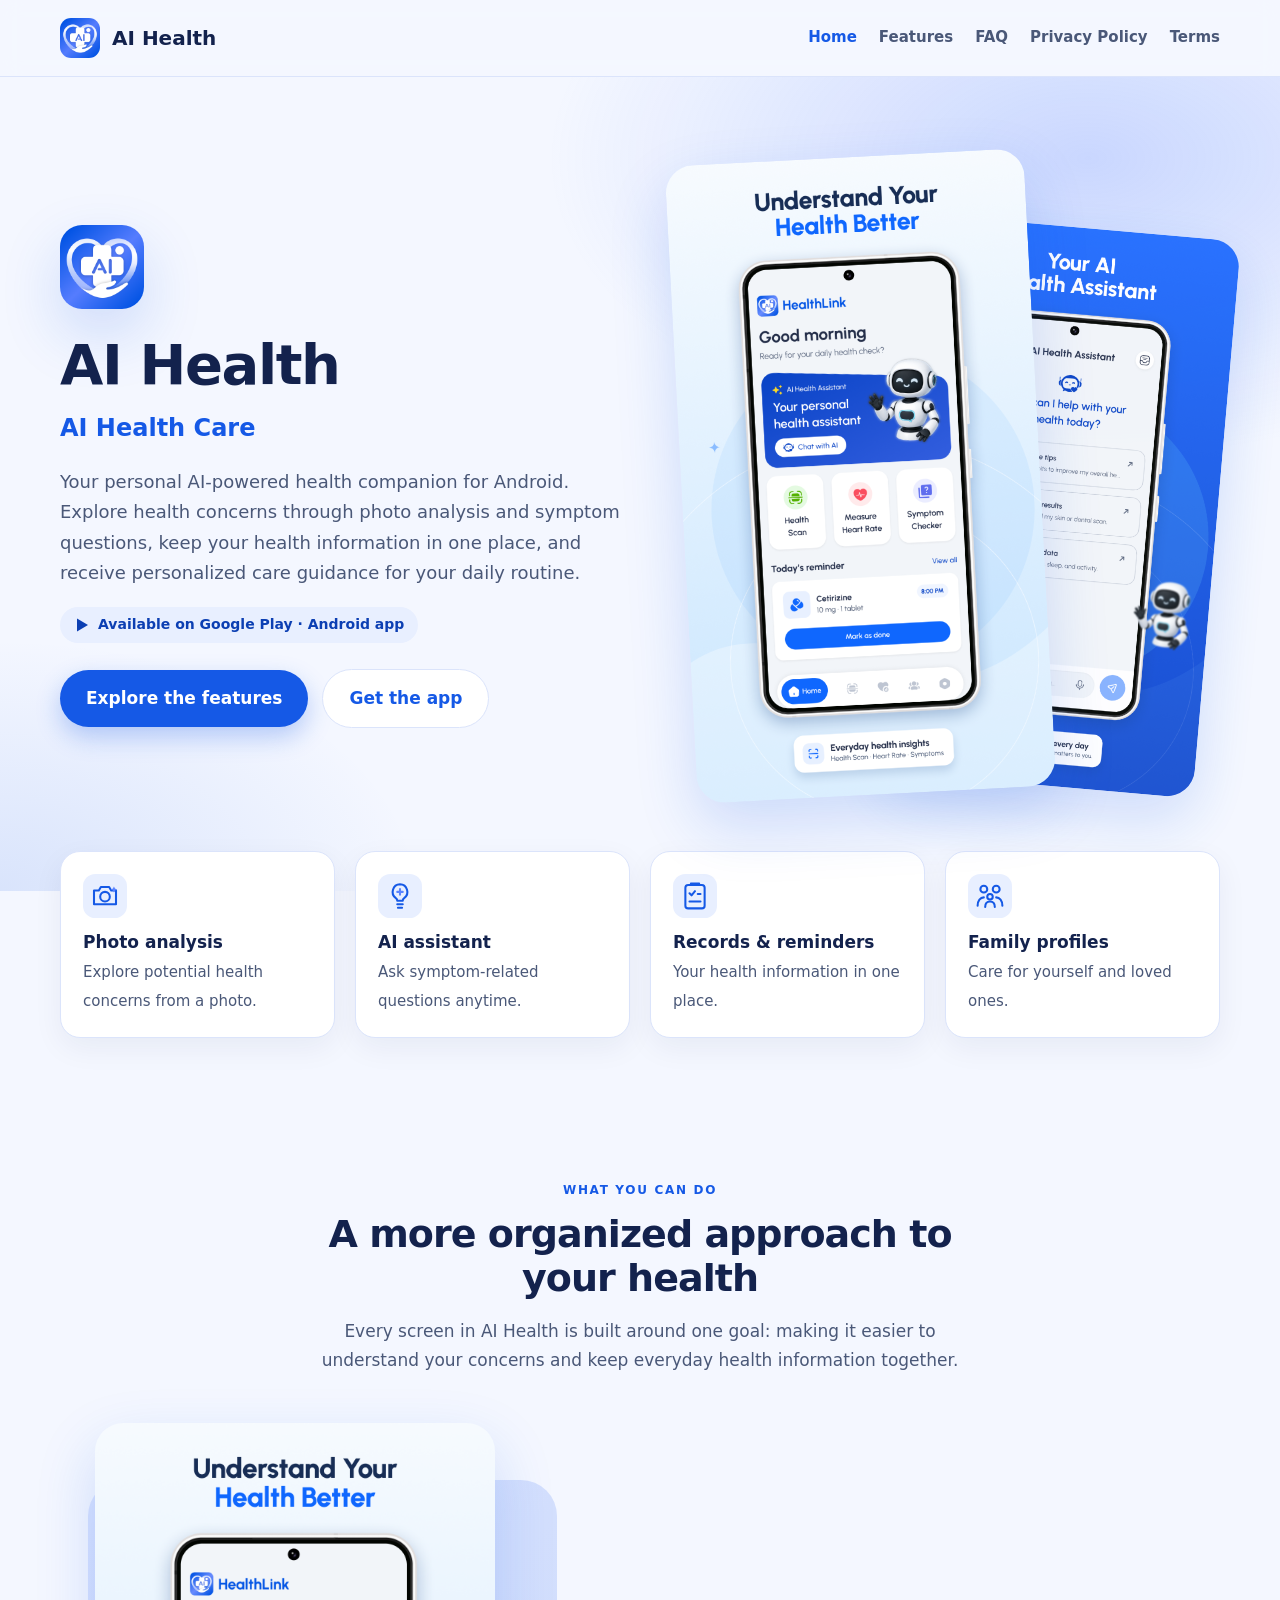
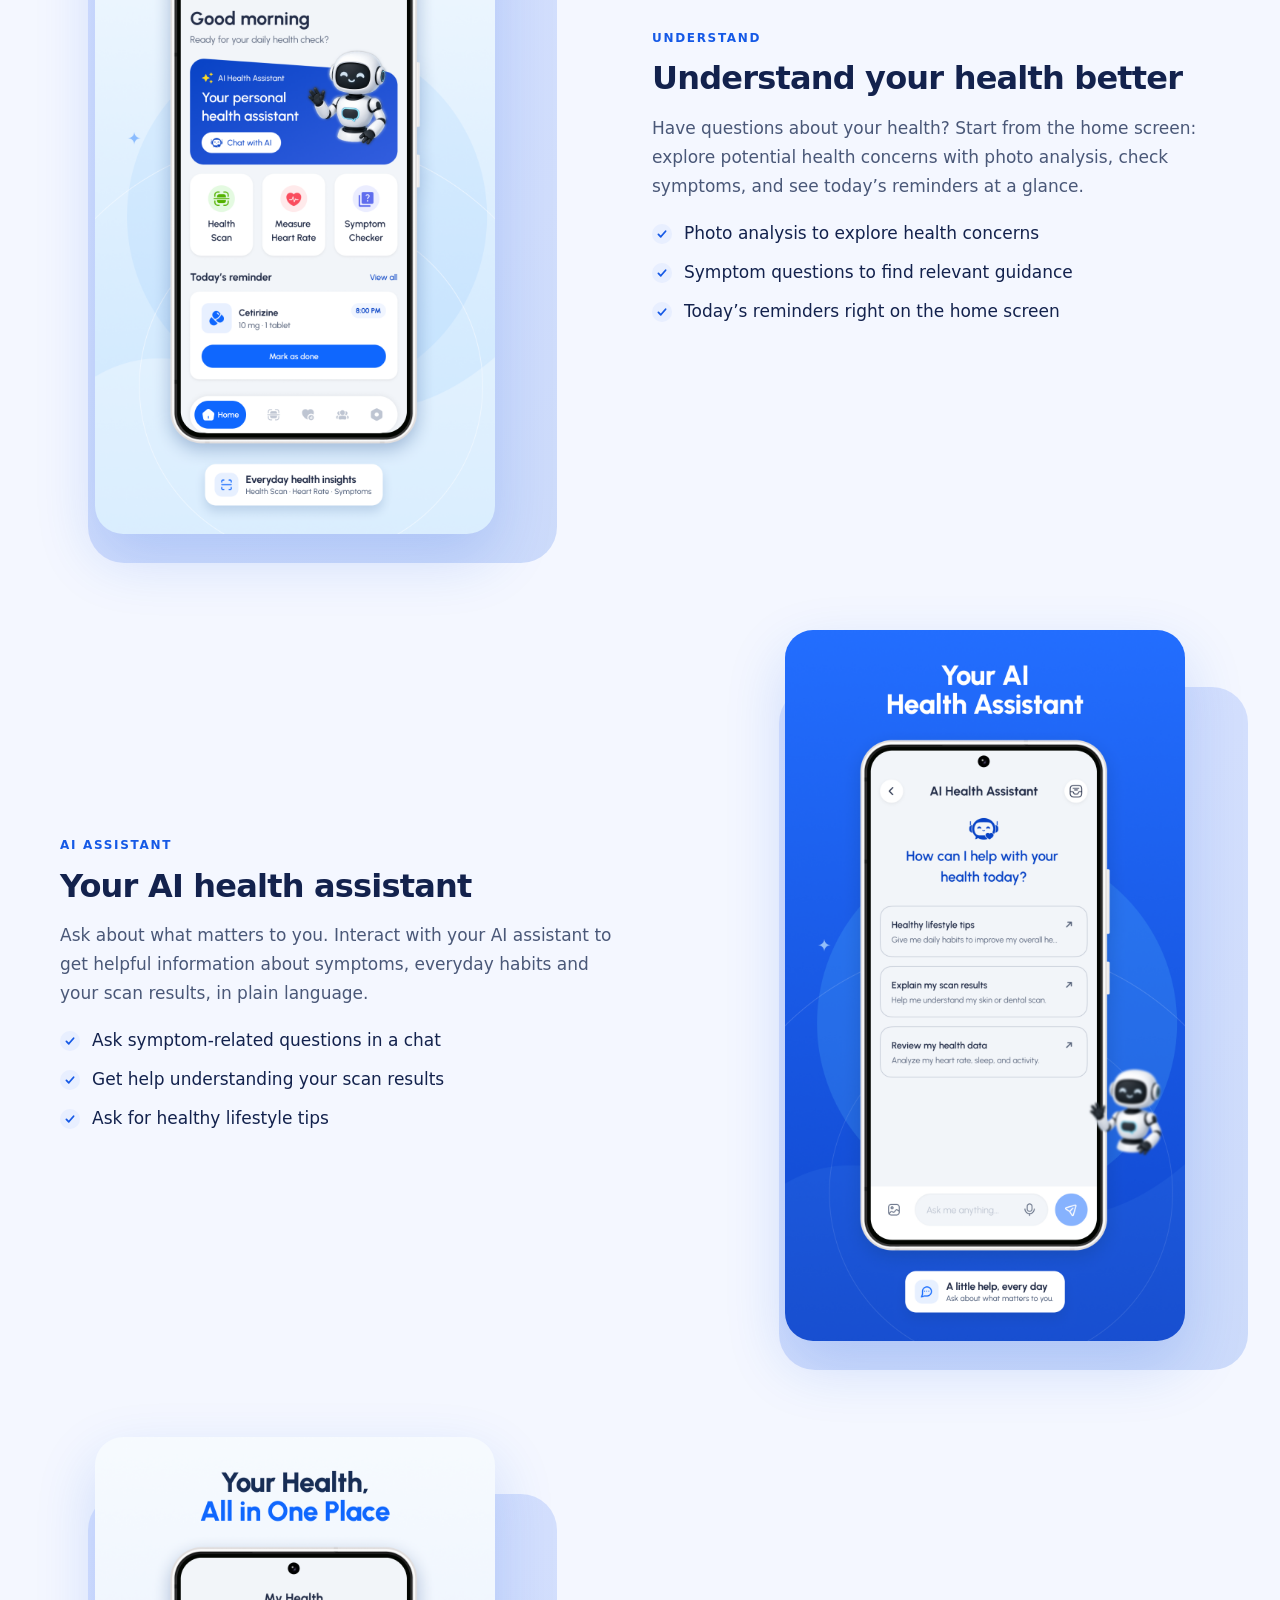
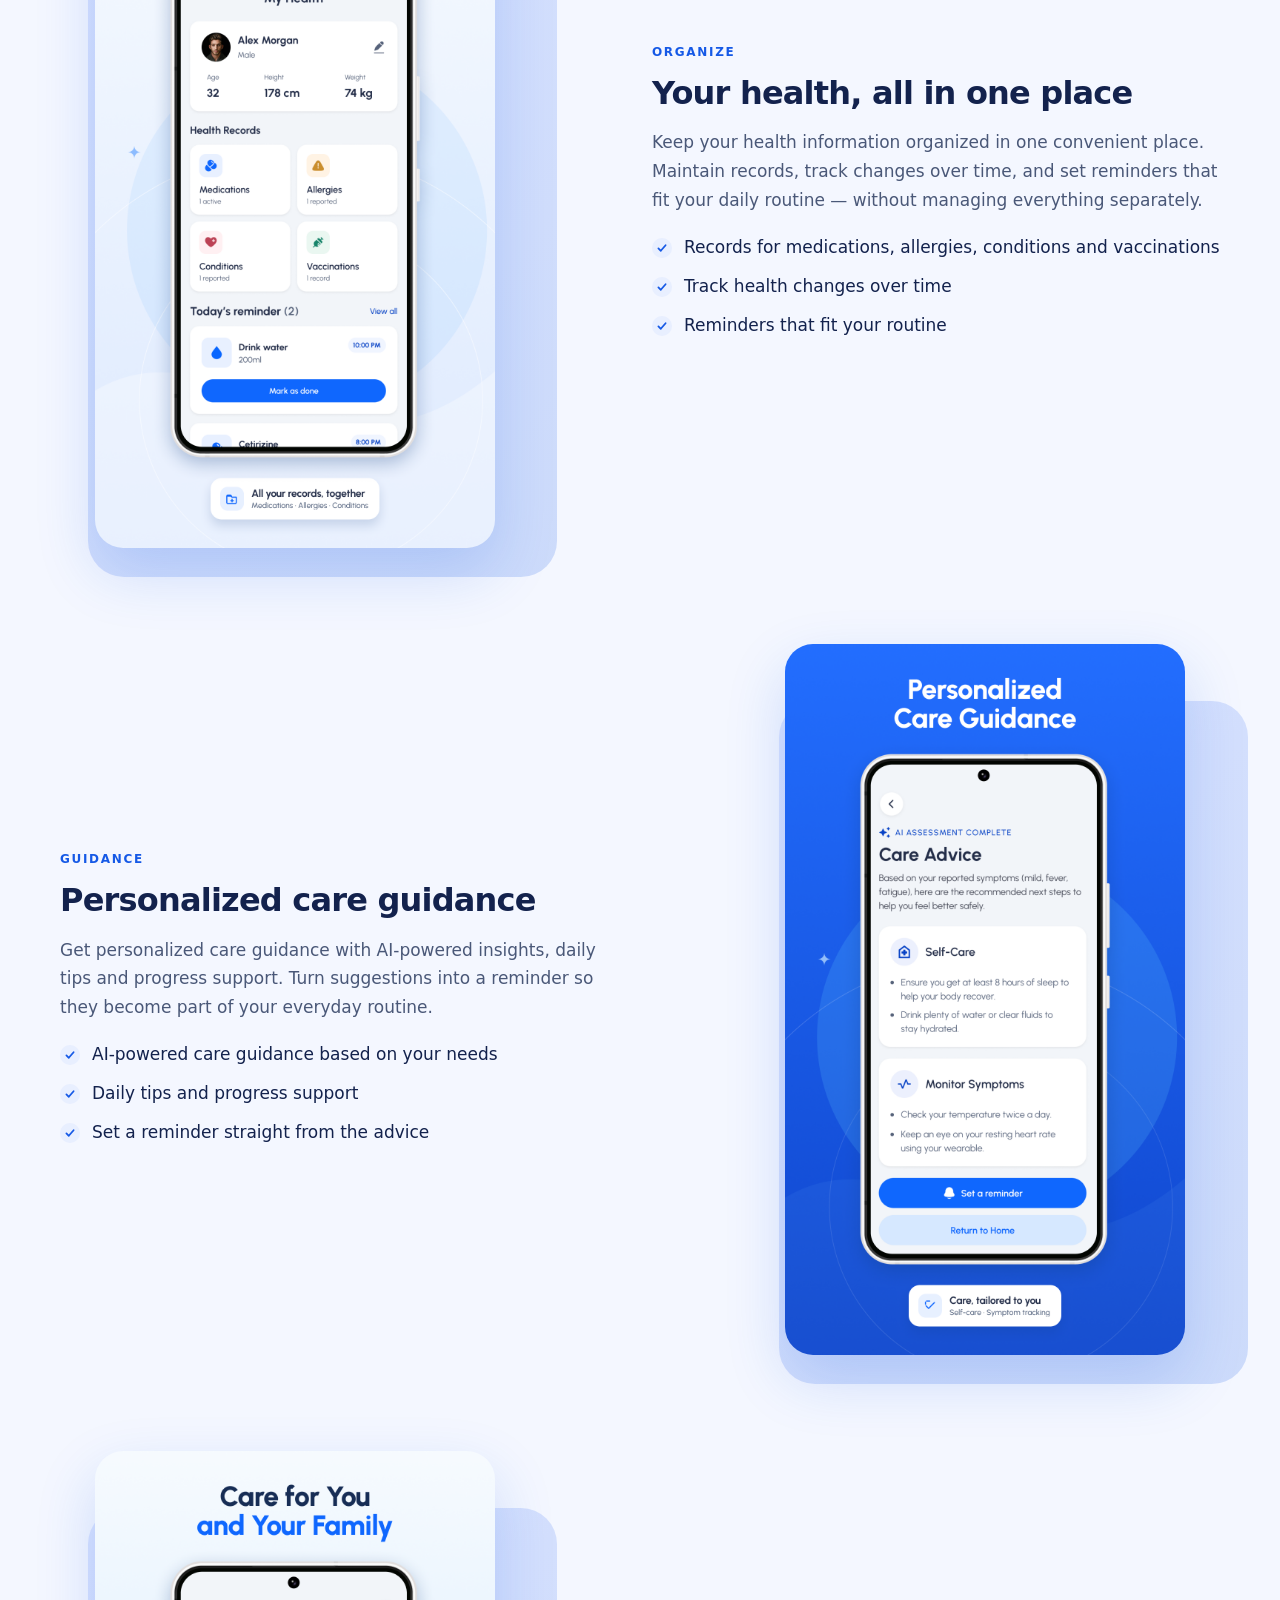
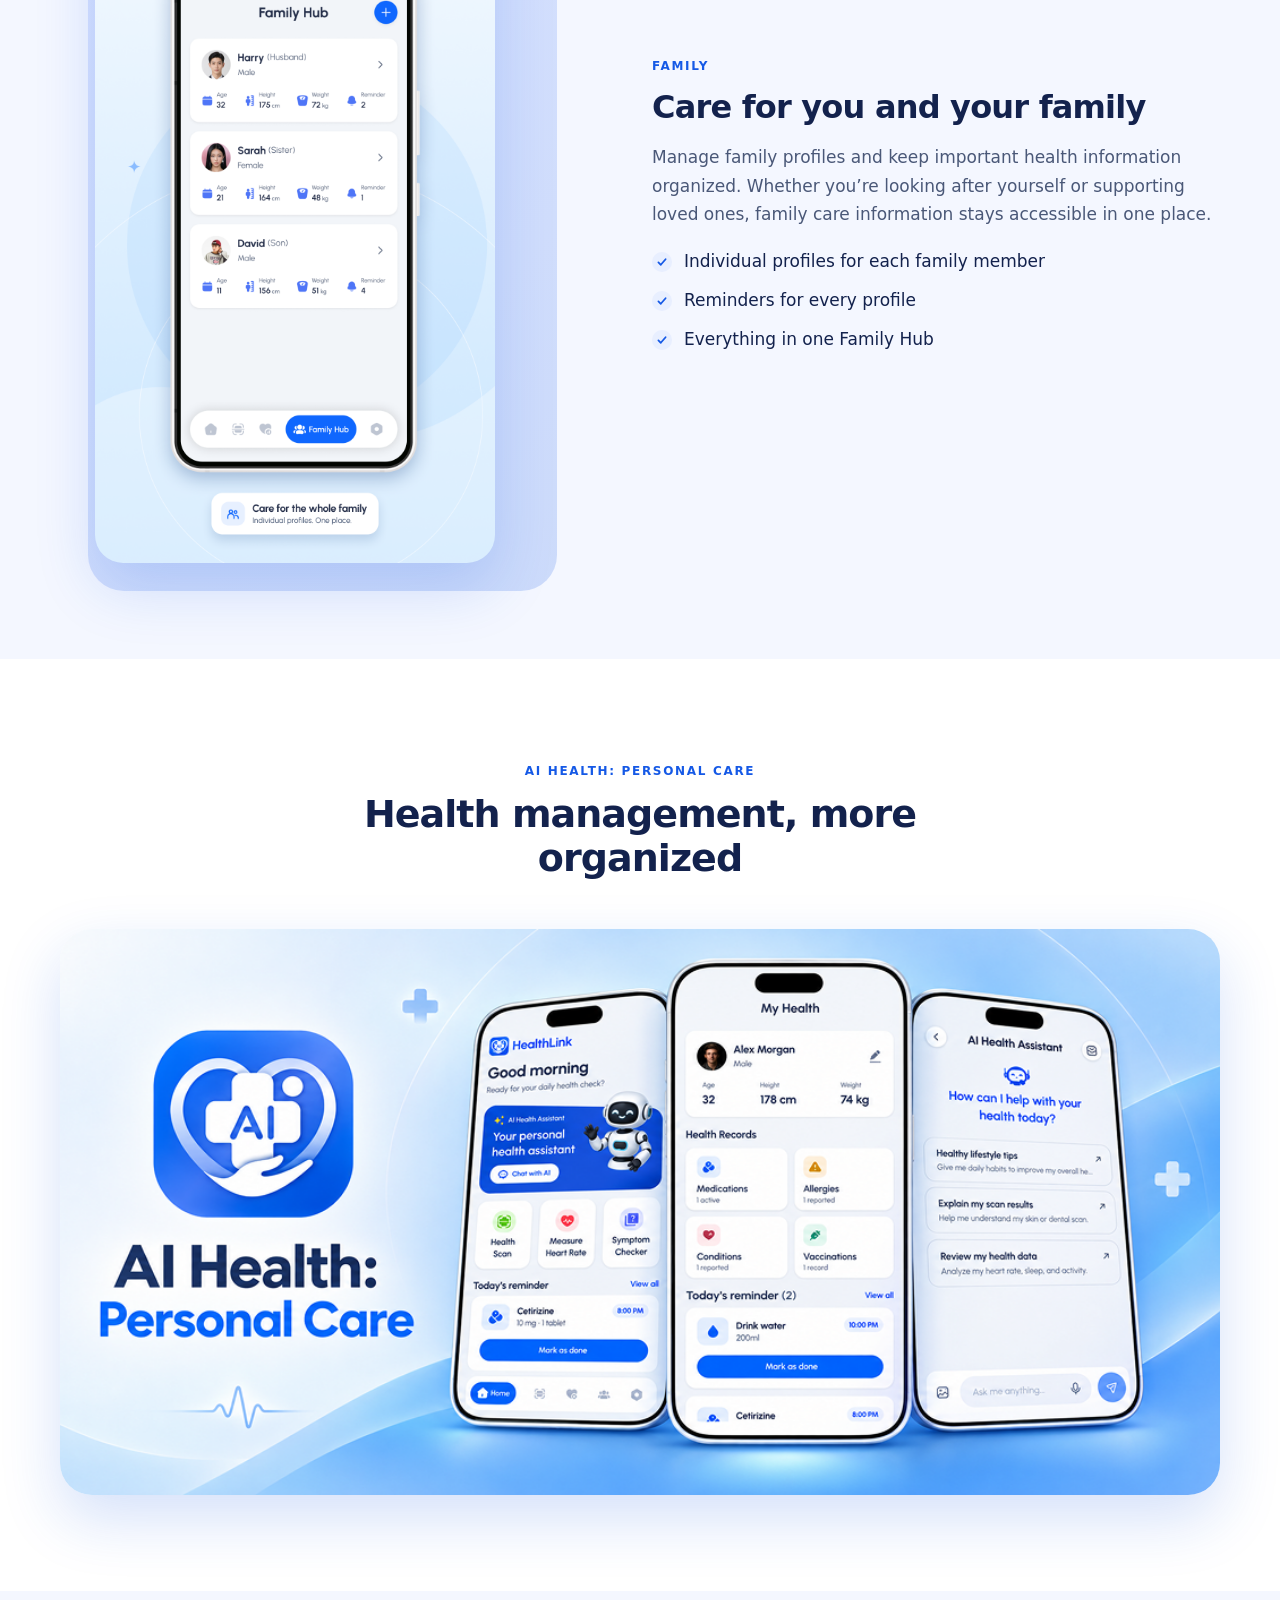
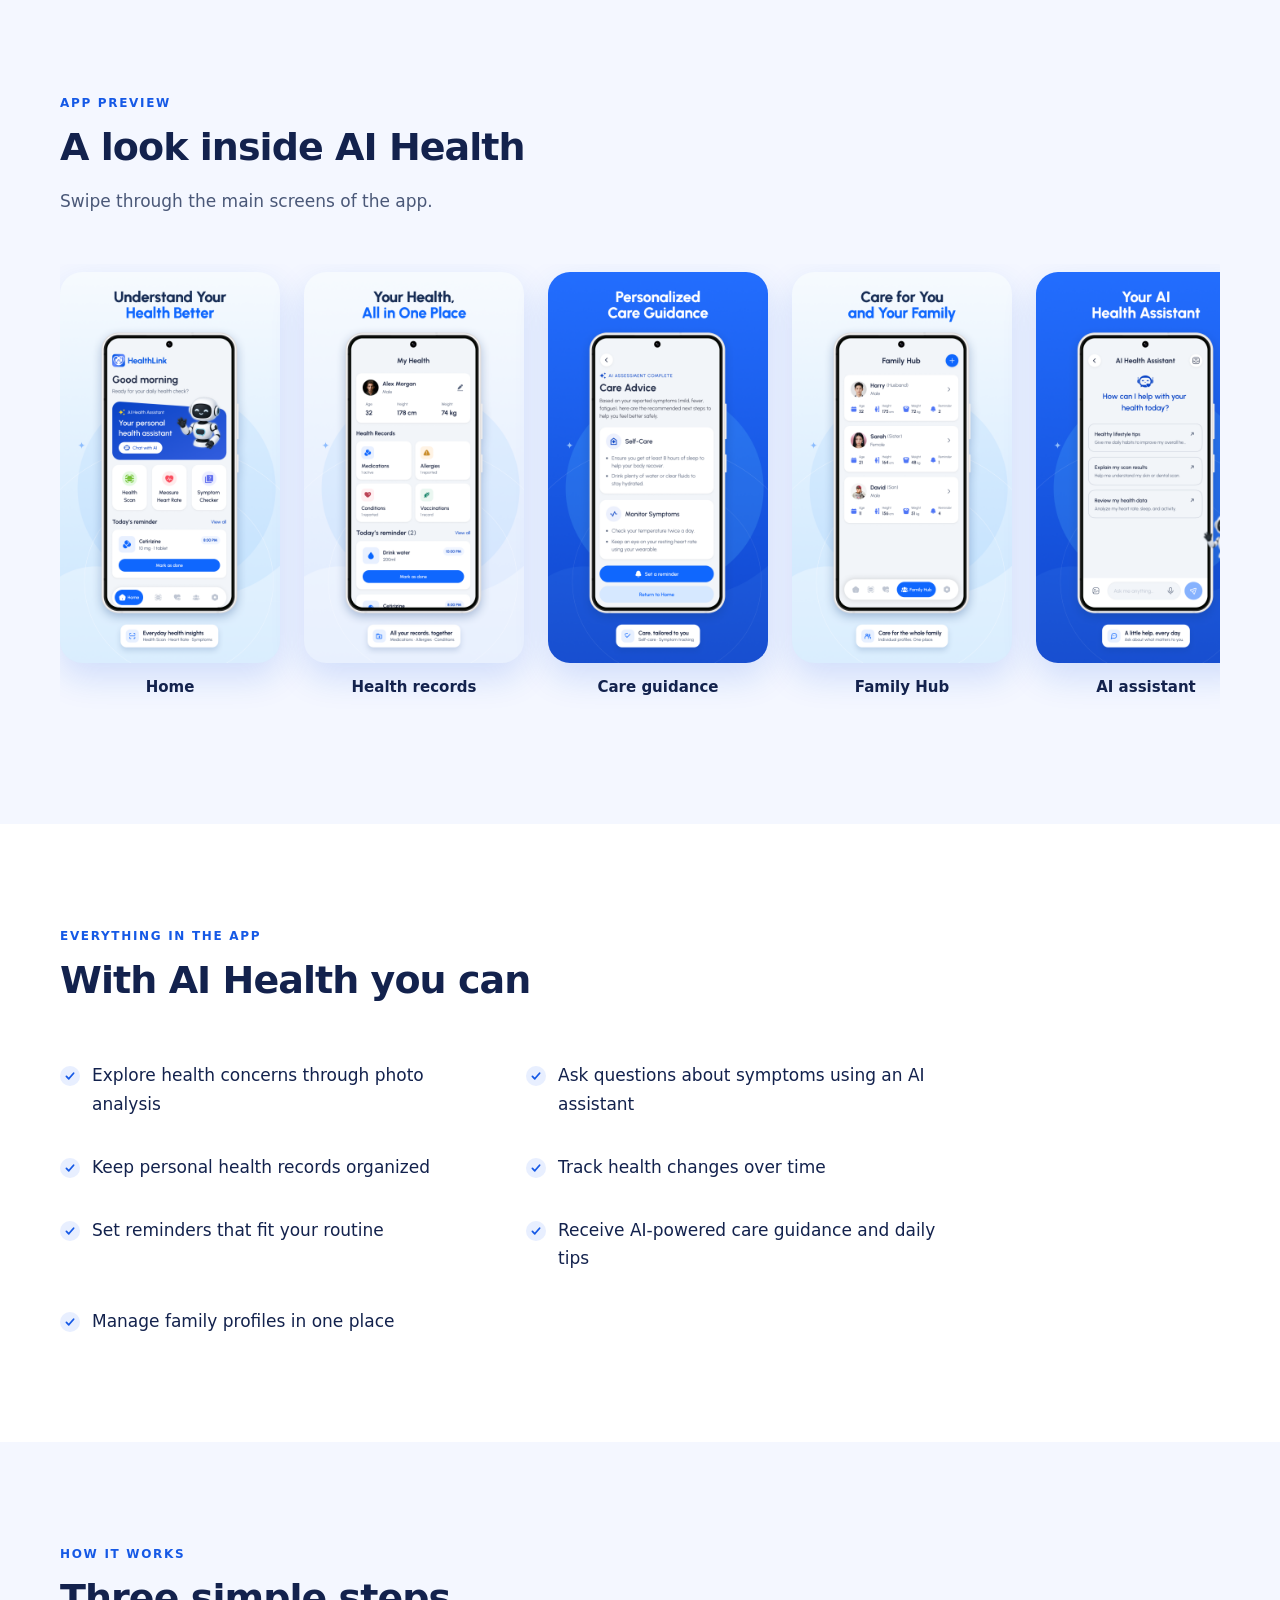
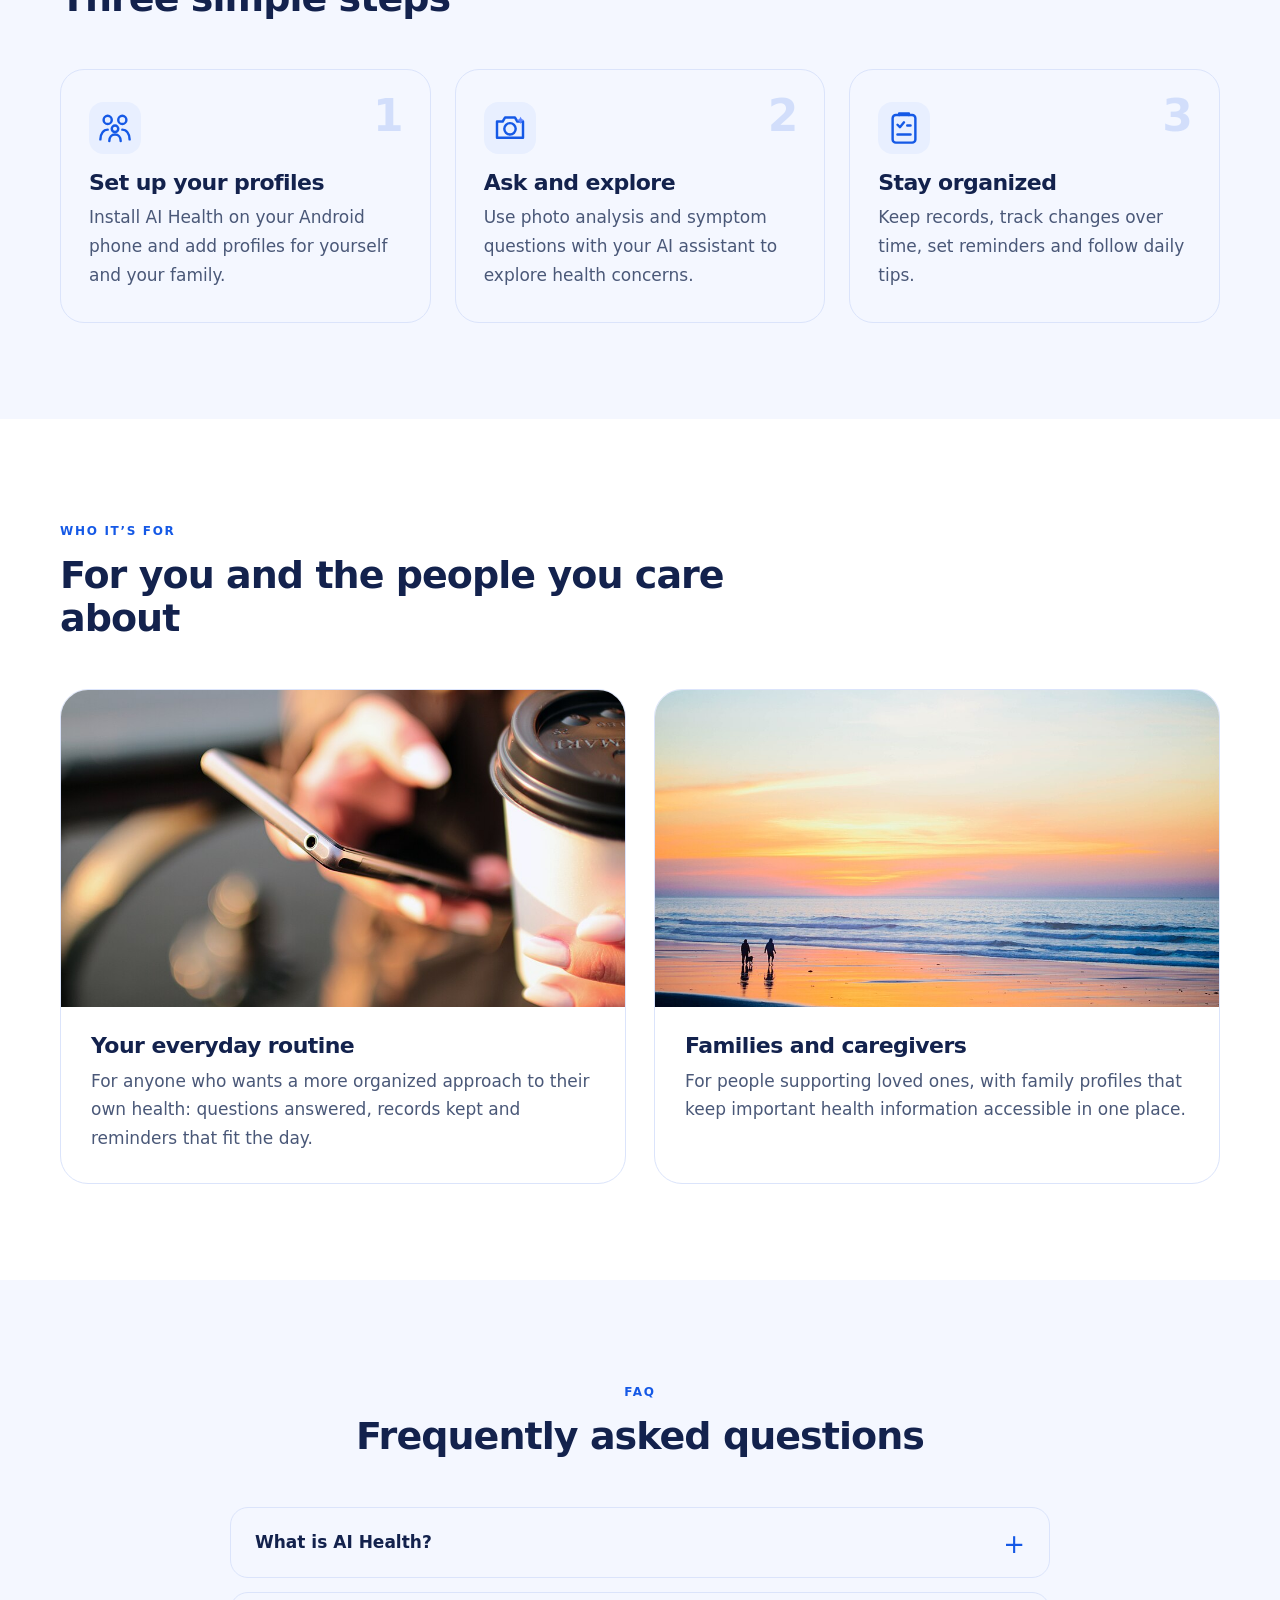
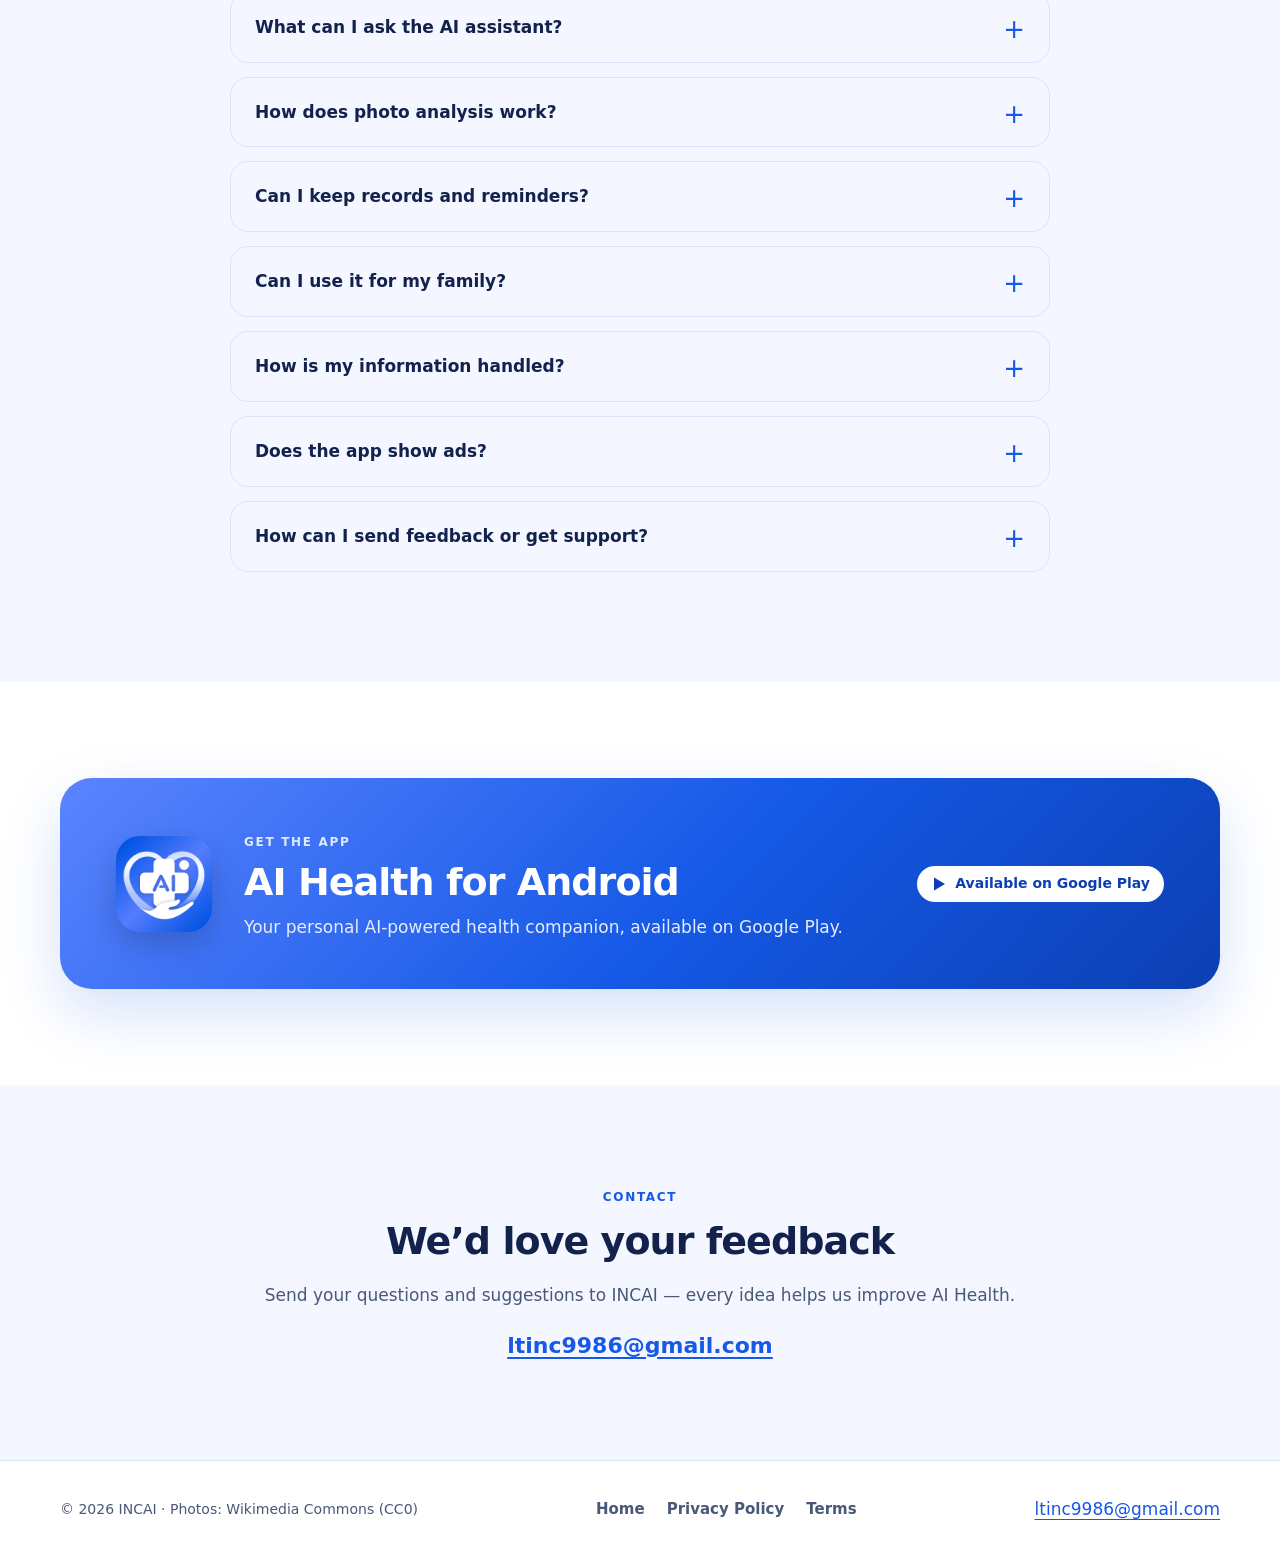
<file: index.html>
<!doctype html>
<html lang="en">
<head>
  <meta charset="utf-8">
  <meta name="viewport" content="width=device-width, initial-scale=1">
  <title>AI Health — AI Health Care | Android App on Google Play</title>
  <meta name="description" content="AI Health is an Android app on Google Play: your personal AI-powered health companion. Ask an AI health assistant, explore concerns with photo analysis, keep health records and reminders in one place, and manage family profiles.">
  <meta name="theme-color" content="#1559e6">
  <meta property="og:type" content="website">
  <meta property="og:title" content="AI Health — AI Health Care | Android App on Google Play">
  <meta property="og:description" content="Your personal AI-powered health companion for Android, available on Google Play.">
  <meta property="og:url" content="https://myhealthcare-web.vercel.app/">
  <meta property="og:image" content="https://myhealthcare-web.vercel.app/assets/img/41834660-screenshot-06.png">
  <link rel="canonical" href="https://myhealthcare-web.vercel.app/">
  <link rel="icon" href="assets/img/2593c365-app-icon.png" type="image/png">
  <link rel="apple-touch-icon" href="assets/img/2593c365-app-icon.png">
  <link rel="stylesheet" href="assets/style.css">
  <script type="application/ld+json">
  {
    "@context": "https://schema.org",
    "@type": "SoftwareApplication",
    "name": "AI Health",
    "description": "Your personal AI-powered health companion: photo analysis and symptom questions, health records and reminders, personalized care guidance and family profiles.",
    "operatingSystem": "Android",
    "applicationCategory": "HealthApplication",
    "image": "https://myhealthcare-web.vercel.app/assets/img/2593c365-app-icon.png",
    "url": "https://myhealthcare-web.vercel.app/",
    "author": { "@type": "Organization", "name": "INCAI", "email": "ltinc9986@gmail.com" }
  }
  </script>
</head>
<body>
  <a class="skip" href="#main">Skip to content</a>
  <header><div class="wrap header-inner"><a class="brand" href="index.html"><img src="assets/img/2593c365-app-icon.png" alt="" width="40" height="40">AI Health</a><nav aria-label="Main navigation"><a href="index.html" aria-current="page">Home</a><a href="#features">Features</a><a href="#faq">FAQ</a><a href="policies.html">Privacy Policy</a><a href="terms.html">Terms</a></nav></div></header>

  <main id="main">
    <div class="hero-bg">
      <section class="wrap hero" aria-labelledby="hero-title">
        <div>
          <img class="hero-icon" src="assets/img/2593c365-app-icon.png" alt="AI Health app icon: a white medical cross with the letters AI inside a heart held by a hand, on a blue background" width="84" height="84">
          <h1 id="hero-title">AI Health</h1>
          <p class="tagline">AI Health Care</p>
          <p class="lead">Your personal AI-powered health companion for Android. Explore health concerns through photo analysis and symptom questions, keep your health information in one place, and receive personalized care guidance for your daily routine.</p>
          <p><span class="store-pill"><svg viewBox="0 0 16 16" aria-hidden="true"><path d="M3 1.5v13l11-6.5z" fill="currentColor"/></svg>Available on Google Play · Android app</span></p>
          <div class="hero-actions"><a class="button" href="#features">Explore the features</a><a class="button ghost" href="#get-app">Get the app</a></div>
        </div>
        <div class="hero-visual">
          <img class="shot shot-back" src="assets/img/b88656b9-screenshot-05.png" alt="AI Health Assistant screen asking “How can I help with your health today?” with suggested questions" width="1080" height="1920">
          <img class="shot shot-front" src="assets/img/6564931f-screenshot-01.png" alt="AI Health home screen with the AI health assistant card, Health Scan, Symptom Checker and today’s reminder" width="1080" height="1920">
        </div>
      </section>
    </div>

    <div class="wrap">
      <ul class="highlights" aria-label="Highlights">
        <li><img src="assets/img/explore.svg" alt="" width="44" height="44"><strong>Photo analysis</strong><span>Explore potential health concerns from a photo.</span></li>
        <li><img src="assets/img/guidance.svg" alt="" width="44" height="44"><strong>AI assistant</strong><span>Ask symptom-related questions anytime.</span></li>
        <li><img src="assets/img/organize.svg" alt="" width="44" height="44"><strong>Records &amp; reminders</strong><span>Your health information in one place.</span></li>
        <li><img src="assets/img/family.svg" alt="" width="44" height="44"><strong>Family profiles</strong><span>Care for yourself and loved ones.</span></li>
      </ul>
    </div>

    <section id="features" class="section" aria-labelledby="features-title">
      <div class="wrap">
        <div class="section-intro center"><span class="eyebrow">What you can do</span><h2 id="features-title">A more organized approach to your health</h2><p>Every screen in AI Health is built around one goal: making it easier to understand your concerns and keep everyday health information together.</p></div>

        <article class="feature-row">
          <div class="media"><img class="shot" src="assets/img/6564931f-screenshot-01.png" alt="Home screen showing Health Scan, Symptom Checker and a medication reminder" width="1080" height="1920" loading="lazy"></div>
          <div class="copy"><span class="eyebrow">Understand</span><h3>Understand your health better</h3><p>Have questions about your health? Start from the home screen: explore potential health concerns with photo analysis, check symptoms, and see today’s reminders at a glance.</p><ul class="ticks"><li>Photo analysis to explore health concerns</li><li>Symptom questions to find relevant guidance</li><li>Today’s reminders right on the home screen</li></ul></div>
        </article>

        <article class="feature-row reverse">
          <div class="media"><img class="shot" src="assets/img/b88656b9-screenshot-05.png" alt="AI Health Assistant chat screen with suggestions such as healthy lifestyle tips and reviewing health data" width="1080" height="1920" loading="lazy"></div>
          <div class="copy"><span class="eyebrow">AI assistant</span><h3>Your AI health assistant</h3><p>Ask about what matters to you. Interact with your AI assistant to get helpful information about symptoms, everyday habits and your scan results, in plain language.</p><ul class="ticks"><li>Ask symptom-related questions in a chat</li><li>Get help understanding your scan results</li><li>Ask for healthy lifestyle tips</li></ul></div>
        </article>

        <article class="feature-row">
          <div class="media"><img class="shot" src="assets/img/5241105e-screenshot-02.png" alt="My Health screen with profile details, health records for medications, allergies, conditions and vaccinations, and today’s reminders" width="1080" height="1920" loading="lazy"></div>
          <div class="copy"><span class="eyebrow">Organize</span><h3>Your health, all in one place</h3><p>Keep your health information organized in one convenient place. Maintain records, track changes over time, and set reminders that fit your daily routine — without managing everything separately.</p><ul class="ticks"><li>Records for medications, allergies, conditions and vaccinations</li><li>Track health changes over time</li><li>Reminders that fit your routine</li></ul></div>
        </article>

        <article class="feature-row reverse">
          <div class="media"><img class="shot" src="assets/img/2a033394-screenshot-03.png" alt="Care Advice screen with self-care and symptom monitoring suggestions and a Set a reminder button" width="1080" height="1920" loading="lazy"></div>
          <div class="copy"><span class="eyebrow">Guidance</span><h3>Personalized care guidance</h3><p>Get personalized care guidance with AI-powered insights, daily tips and progress support. Turn suggestions into a reminder so they become part of your everyday routine.</p><ul class="ticks"><li>AI-powered care guidance based on your needs</li><li>Daily tips and progress support</li><li>Set a reminder straight from the advice</li></ul></div>
        </article>

        <article class="feature-row">
          <div class="media"><img class="shot" src="assets/img/a855a1a6-screenshot-04.png" alt="Family Hub screen listing family member profiles with age, height, weight and reminders" width="1080" height="1920" loading="lazy"></div>
          <div class="copy"><span class="eyebrow">Family</span><h3>Care for you and your family</h3><p>Manage family profiles and keep important health information organized. Whether you’re looking after yourself or supporting loved ones, family care information stays accessible in one place.</p><ul class="ticks"><li>Individual profiles for each family member</li><li>Reminders for every profile</li><li>Everything in one Family Hub</li></ul></div>
        </article>
      </div>
    </section>

    <section class="section alt" aria-labelledby="banner-title">
      <div class="wrap">
        <div class="section-intro center"><span class="eyebrow">AI Health: Personal Care</span><h2 id="banner-title">Health management, more organized</h2></div>
        <div class="banner"><img src="assets/img/41834660-screenshot-06.png" alt="AI Health: Personal Care banner with the app icon and three app screens: home, My Health and AI Health Assistant" width="1024" height="500" loading="lazy"></div>
      </div>
    </section>

    <section class="section" aria-labelledby="gallery-title">
      <div class="wrap">
        <div class="section-intro"><span class="eyebrow">App preview</span><h2 id="gallery-title">A look inside AI Health</h2><p>Swipe through the main screens of the app.</p></div>
        <ul class="gallery">
          <li><img class="shot" src="assets/img/6564931f-screenshot-01.png" alt="Home screen" width="1080" height="1920" loading="lazy"><p>Home</p></li>
          <li><img class="shot" src="assets/img/5241105e-screenshot-02.png" alt="My Health records screen" width="1080" height="1920" loading="lazy"><p>Health records</p></li>
          <li><img class="shot" src="assets/img/2a033394-screenshot-03.png" alt="Care Advice screen" width="1080" height="1920" loading="lazy"><p>Care guidance</p></li>
          <li><img class="shot" src="assets/img/a855a1a6-screenshot-04.png" alt="Family Hub screen" width="1080" height="1920" loading="lazy"><p>Family Hub</p></li>
          <li><img class="shot" src="assets/img/b88656b9-screenshot-05.png" alt="AI Health Assistant screen" width="1080" height="1920" loading="lazy"><p>AI assistant</p></li>
        </ul>
      </div>
    </section>

    <section class="section alt" aria-labelledby="cap-title">
      <div class="wrap">
        <div class="section-intro"><span class="eyebrow">Everything in the app</span><h2 id="cap-title">With AI Health you can</h2></div>
        <ul class="ticks capabilities">
          <li>Explore health concerns through photo analysis</li>
          <li>Ask questions about symptoms using an AI assistant</li>
          <li>Keep personal health records organized</li>
          <li>Track health changes over time</li>
          <li>Set reminders that fit your routine</li>
          <li>Receive AI-powered care guidance and daily tips</li>
          <li>Manage family profiles in one place</li>
        </ul>
      </div>
    </section>

    <section class="section" aria-labelledby="steps-title">
      <div class="wrap">
        <div class="section-intro"><span class="eyebrow">How it works</span><h2 id="steps-title">Three simple steps</h2></div>
        <ol class="steps">
          <li><img src="assets/img/family.svg" alt="" width="52" height="52" loading="lazy"><h3>Set up your profiles</h3><p>Install AI Health on your Android phone and add profiles for yourself and your family.</p></li>
          <li><img src="assets/img/explore.svg" alt="" width="52" height="52" loading="lazy"><h3>Ask and explore</h3><p>Use photo analysis and symptom questions with your AI assistant to explore health concerns.</p></li>
          <li><img src="assets/img/organize.svg" alt="" width="52" height="52" loading="lazy"><h3>Stay organized</h3><p>Keep records, track changes over time, set reminders and follow daily tips.</p></li>
        </ol>
      </div>
    </section>

    <section class="section alt" aria-labelledby="audience-title">
      <div class="wrap">
        <div class="section-intro"><span class="eyebrow">Who it’s for</span><h2 id="audience-title">For you and the people you care about</h2></div>
        <div class="audience">
          <article><img src="assets/img/daily-check.jpg" alt="A person checking their phone while holding a cup of coffee" width="960" height="640" loading="lazy"><div><h3>Your everyday routine</h3><p>For anyone who wants a more organized approach to their own health: questions answered, records kept and reminders that fit the day.</p></div></article>
          <article><img src="assets/img/family.jpg" alt="Two people walking a dog along a beach at sunset" width="960" height="640" loading="lazy"><div><h3>Families and caregivers</h3><p>For people supporting loved ones, with family profiles that keep important health information accessible in one place.</p></div></article>
        </div>
      </div>
    </section>

    <section id="faq" class="section" aria-labelledby="faq-title">
      <div class="wrap">
        <div class="section-intro center"><span class="eyebrow">FAQ</span><h2 id="faq-title">Frequently asked questions</h2></div>
        <div class="faq">
          <details><summary>What is AI Health?</summary><p>AI Health is an Android app on Google Play: a personal AI-powered health companion that helps you explore health concerns, keep your health information in one place and receive personalized care guidance.</p></details>
          <details><summary>What can I ask the AI assistant?</summary><p>You can ask symptom-related questions, ask for help understanding your scan results, or request healthy lifestyle tips. The assistant gives helpful information to make your concerns easier to understand.</p></details>
          <details><summary>How does photo analysis work?</summary><p>Take or choose a photo in the app to explore potential health concerns, then continue with your AI assistant to get helpful information and relevant guidance.</p></details>
          <details><summary>Can I keep records and reminders?</summary><p>Yes. Keep personal health records organized — such as medications, allergies, conditions and vaccinations — track changes over time and set reminders that fit your routine.</p></details>
          <details><summary>Can I use it for my family?</summary><p>Yes. Family profiles let you keep important health information for yourself and your loved ones organized in one place.</p></details>
          <details><summary>How is my information handled?</summary><p>Health information you enter is used to provide the app's features. It is not sold and not used to personalize ads. Read our <a href="policies.html">Privacy Policy</a> for details and for how to contact us about your data.</p></details>
          <details><summary>Does the app show ads?</summary><p>Yes, AI Health is supported by ads. You can reset or delete your Advertising ID and limit ad personalization in your Android settings. See the <a href="policies.html">Privacy Policy</a>.</p></details>
          <details><summary>How can I send feedback or get support?</summary><p>AI Health keeps improving with suggestions from its users. Email us at <a href="mailto:ltinc9986@gmail.com">ltinc9986@gmail.com</a>.</p></details>
        </div>
      </div>
    </section>

    <section id="get-app" class="section alt" aria-labelledby="get-title">
      <div class="wrap">
        <div class="cta">
          <img src="assets/img/2593c365-app-icon.png" alt="AI Health app icon" width="96" height="96" loading="lazy">
          <div><span class="eyebrow">Get the app</span><h2 id="get-title">AI Health for Android</h2><p>Your personal AI-powered health companion, available on Google Play.</p></div>
          <span class="store-pill"><svg viewBox="0 0 16 16" aria-hidden="true"><path d="M3 1.5v13l11-6.5z" fill="currentColor"/></svg>Available on Google Play</span>
        </div>
      </div>
    </section>

    <section id="contact" class="section contact" aria-labelledby="contact-title">
      <div class="wrap"><span class="eyebrow">Contact</span><h2 id="contact-title">We’d love your feedback</h2><p>Send your questions and suggestions to INCAI — every idea helps us improve AI Health.</p><a class="mail" href="mailto:ltinc9986@gmail.com">ltinc9986@gmail.com</a></div>
    </section>
  </main>

  <footer><div class="wrap footer-inner"><p>© 2026 INCAI · Photos: Wikimedia Commons (CC0)</p><nav aria-label="Footer navigation"><a href="index.html">Home</a><a href="policies.html">Privacy Policy</a><a href="terms.html">Terms</a></nav><a href="mailto:ltinc9986@gmail.com">ltinc9986@gmail.com</a></div></footer>
</body>
</html>
</file>
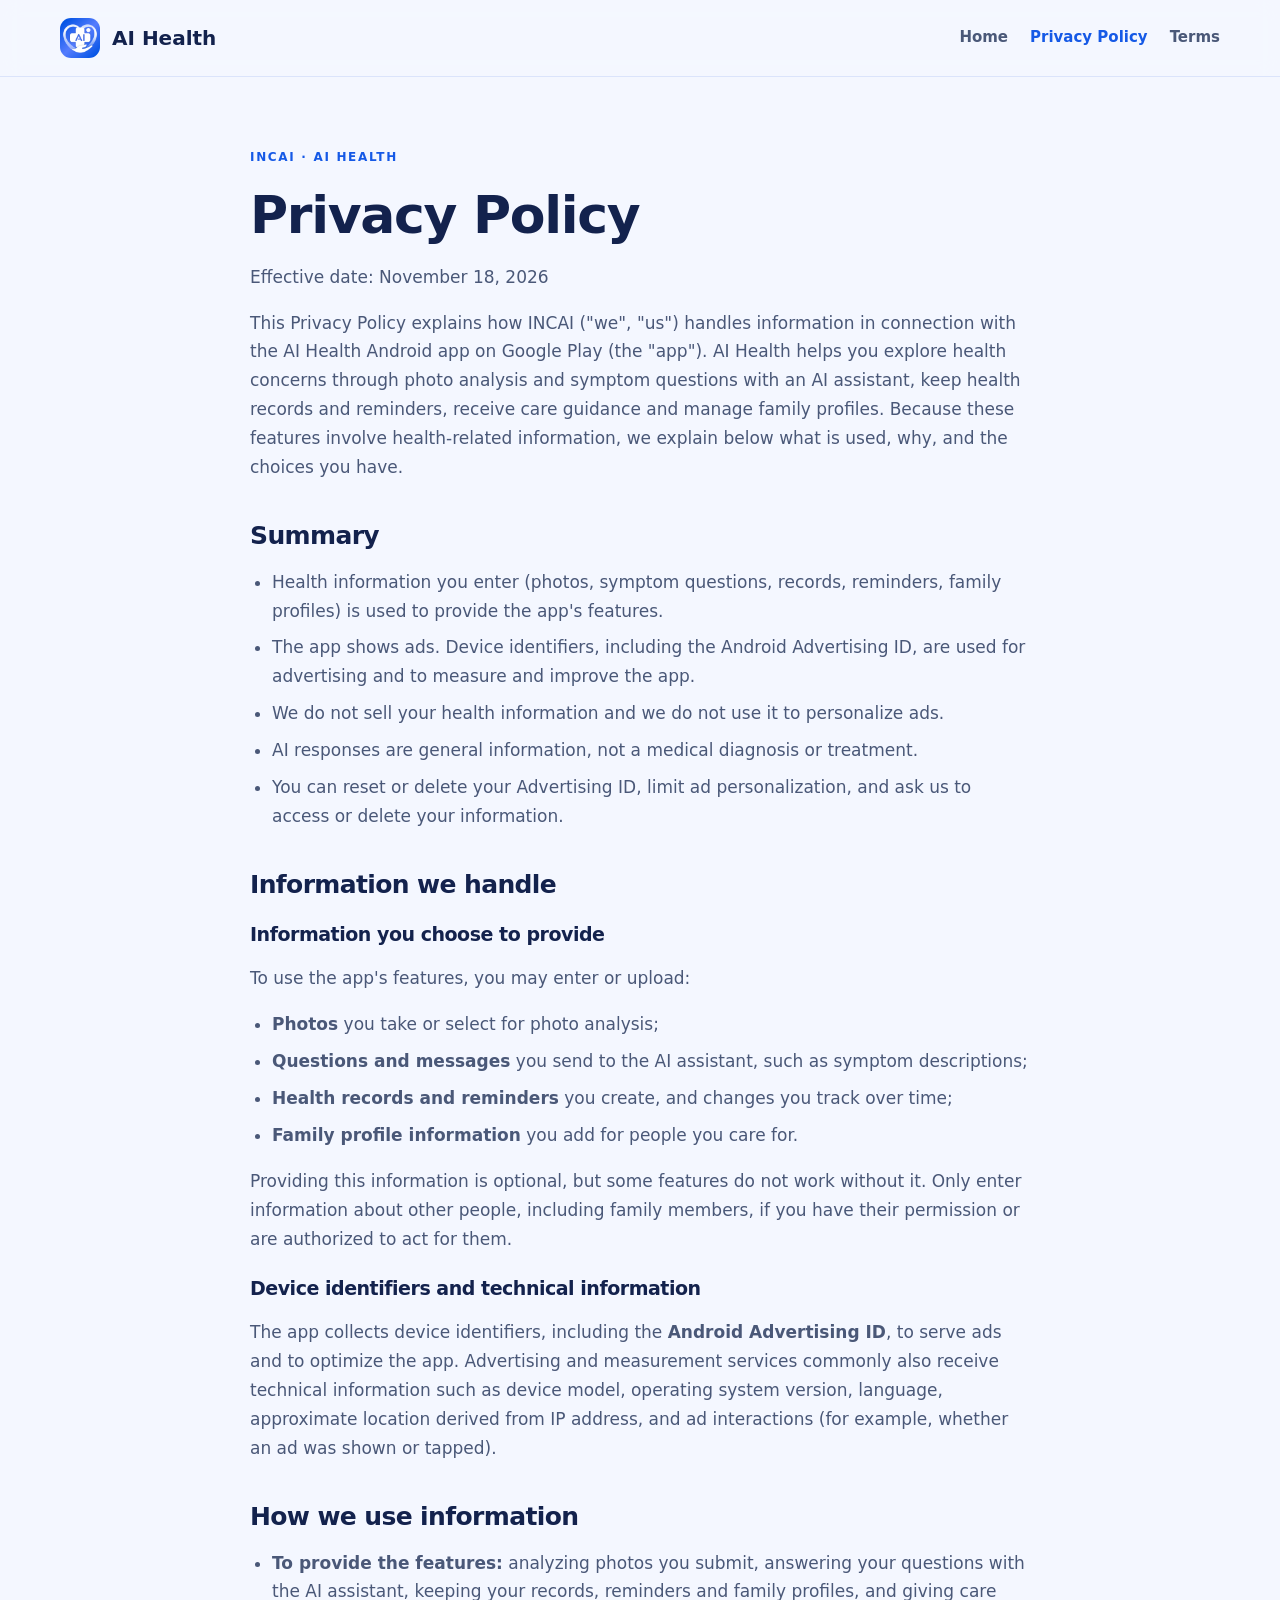
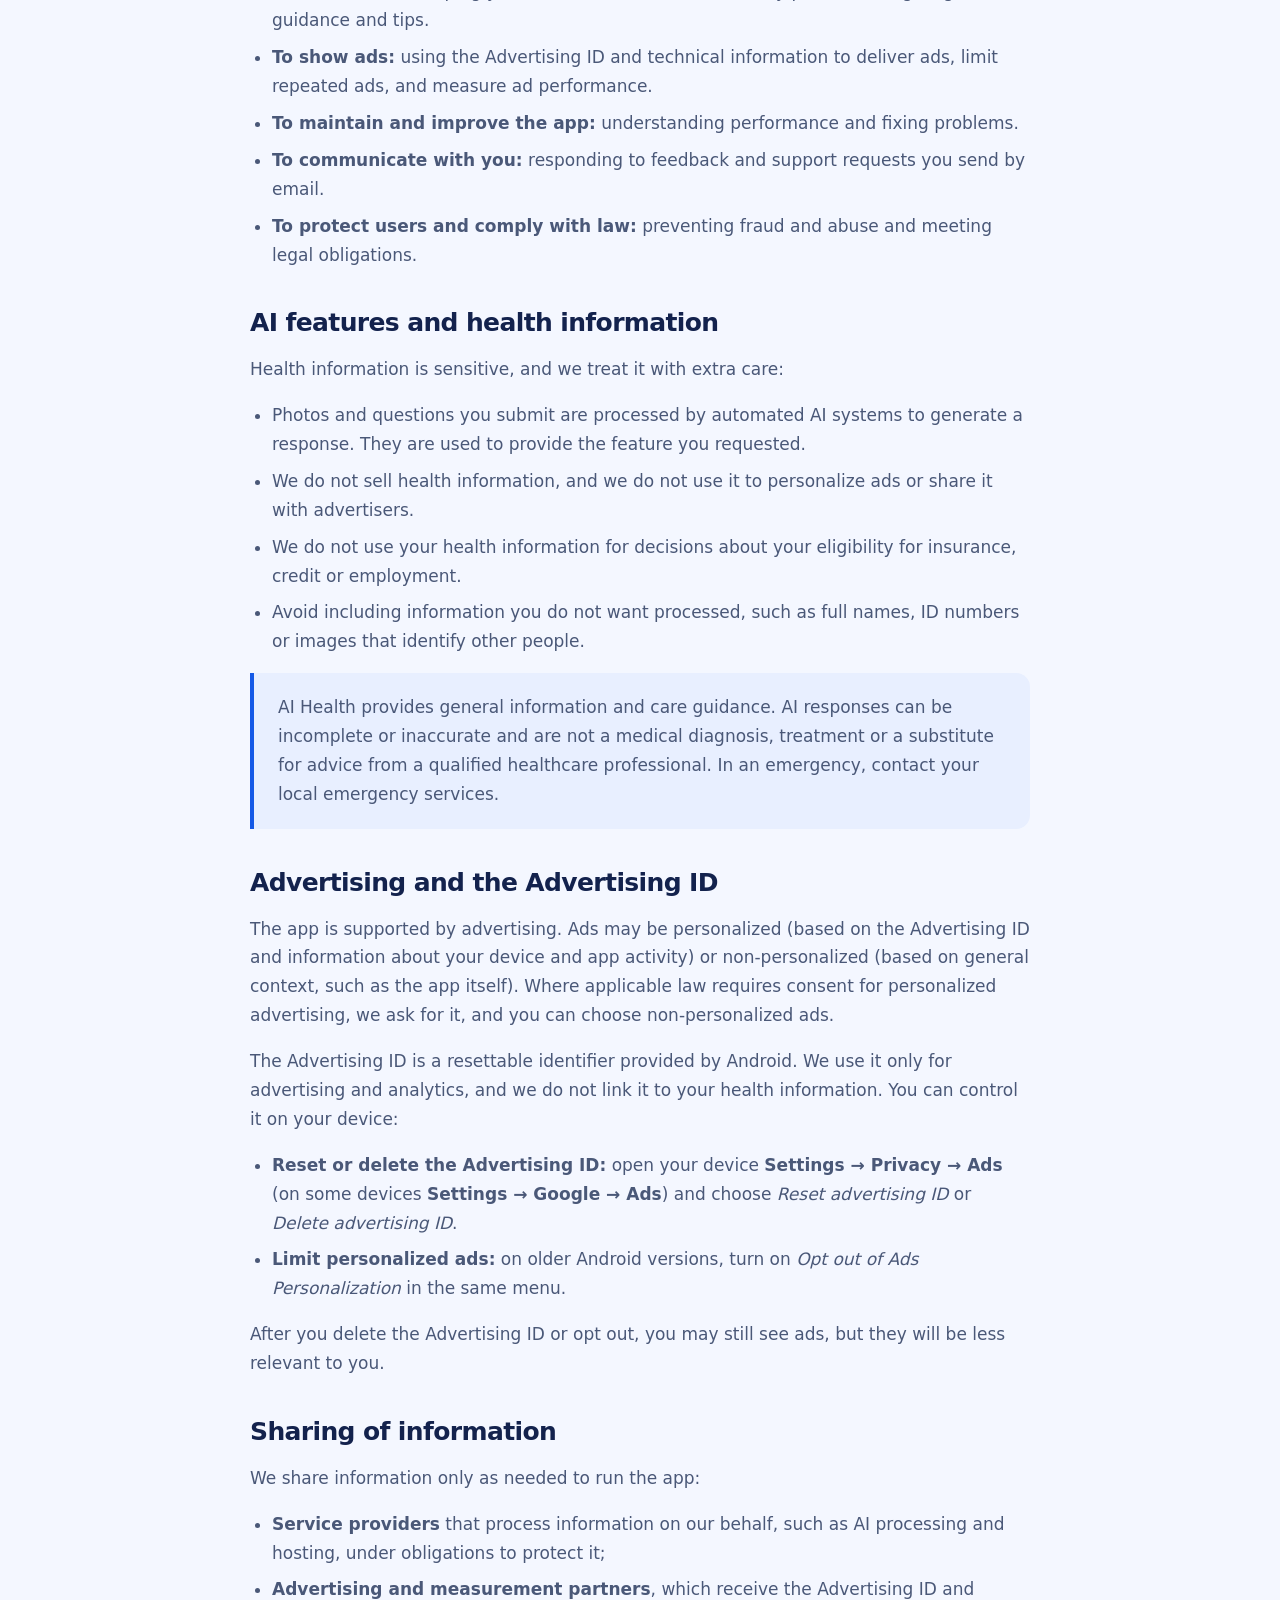
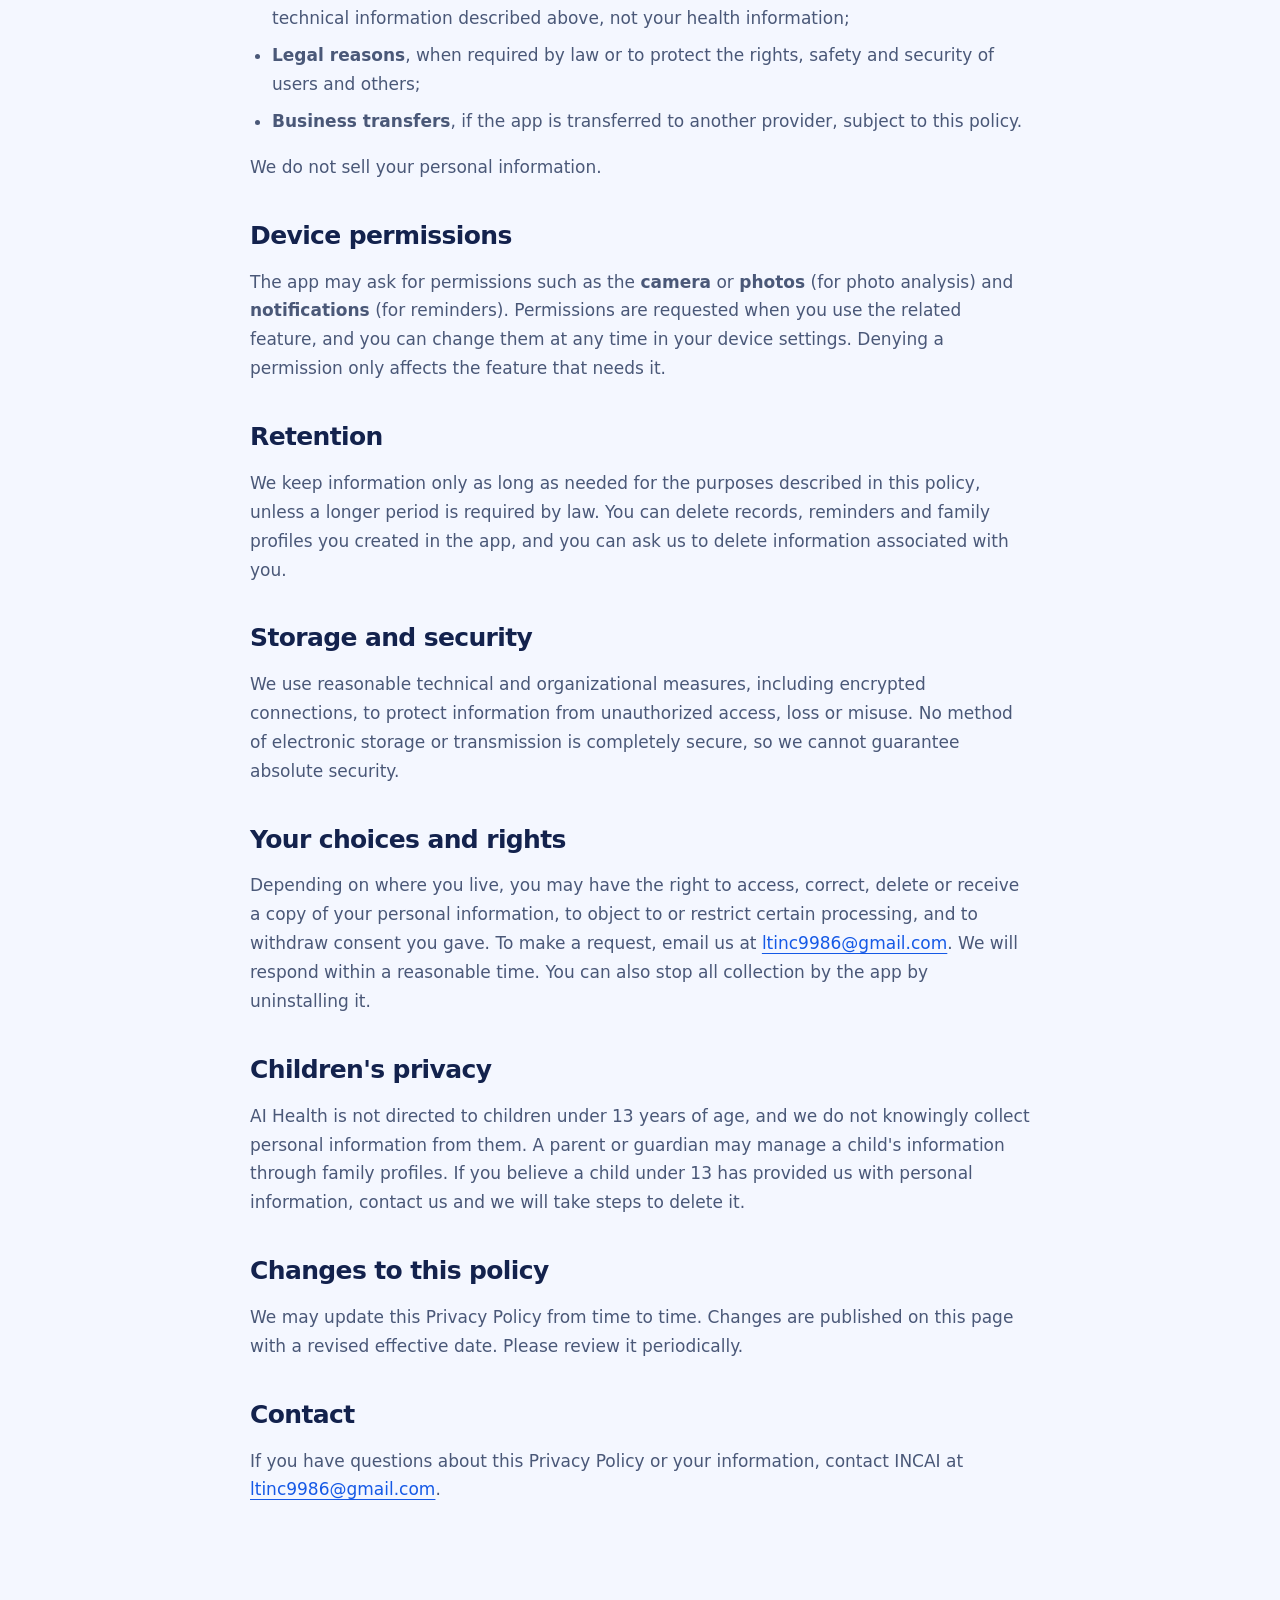
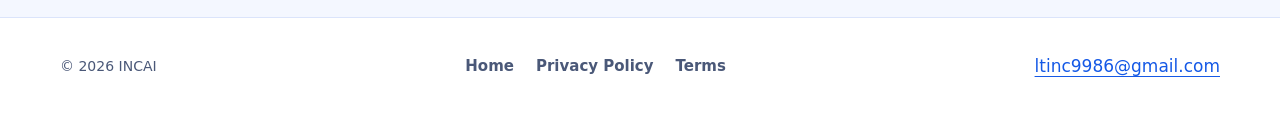
<file: policies.html>
<!doctype html>
<html lang="en">
<head>
  <meta charset="utf-8">
  <meta name="viewport" content="width=device-width, initial-scale=1">
  <title>Privacy Policy — AI Health</title>
  <meta name="description" content="Privacy Policy for the AI Health Android app by INCAI: health information and AI features, device identifiers and the Advertising ID, ads, your choices, children's privacy and contact.">
  <meta property="og:title" content="Privacy Policy — AI Health">
  <meta property="og:description" content="How AI Health by INCAI handles health information, device identifiers and advertising.">
  <meta property="og:url" content="https://myhealthcare-web.vercel.app/policies.html">
  <link rel="canonical" href="https://myhealthcare-web.vercel.app/policies.html">
  <meta property="og:image" content="https://myhealthcare-web.vercel.app/assets/img/2593c365-app-icon.png">
  <meta name="theme-color" content="#1559e6">
  <link rel="icon" href="assets/img/2593c365-app-icon.png" type="image/png">
  <link rel="apple-touch-icon" href="assets/img/2593c365-app-icon.png">
  <link rel="stylesheet" href="assets/style.css">
</head>
<body>
  <a class="skip" href="#main">Skip to content</a>
  <header><div class="wrap header-inner"><a class="brand" href="index.html"><img src="assets/img/2593c365-app-icon.png" alt="" width="40" height="40">AI Health</a><nav aria-label="Main navigation"><a href="index.html">Home</a><a href="policies.html" aria-current="page">Privacy Policy</a><a href="terms.html">Terms</a></nav></div></header>
  <main id="main" class="wrap legal">
    <span class="eyebrow">INCAI · AI Health</span><h1>Privacy Policy</h1><p>Effective date: November 18, 2026</p>
    <p>This Privacy Policy explains how INCAI ("we", "us") handles information in connection with the AI Health Android app on Google Play (the "app"). AI Health helps you explore health concerns through photo analysis and symptom questions with an AI assistant, keep health records and reminders, receive care guidance and manage family profiles. Because these features involve health-related information, we explain below what is used, why, and the choices you have.</p>

    <h2>Summary</h2>
    <ul>
      <li>Health information you enter (photos, symptom questions, records, reminders, family profiles) is used to provide the app's features.</li>
      <li>The app shows ads. Device identifiers, including the Android Advertising ID, are used for advertising and to measure and improve the app.</li>
      <li>We do not sell your health information and we do not use it to personalize ads.</li>
      <li>AI responses are general information, not a medical diagnosis or treatment.</li>
      <li>You can reset or delete your Advertising ID, limit ad personalization, and ask us to access or delete your information.</li>
    </ul>

    <h2>Information we handle</h2>
    <h3>Information you choose to provide</h3>
    <p>To use the app's features, you may enter or upload:</p>
    <ul>
      <li><strong>Photos</strong> you take or select for photo analysis;</li>
      <li><strong>Questions and messages</strong> you send to the AI assistant, such as symptom descriptions;</li>
      <li><strong>Health records and reminders</strong> you create, and changes you track over time;</li>
      <li><strong>Family profile information</strong> you add for people you care for.</li>
    </ul>
    <p>Providing this information is optional, but some features do not work without it. Only enter information about other people, including family members, if you have their permission or are authorized to act for them.</p>
    <h3>Device identifiers and technical information</h3>
    <p>The app collects device identifiers, including the <strong>Android Advertising ID</strong>, to serve ads and to optimize the app. Advertising and measurement services commonly also receive technical information such as device model, operating system version, language, approximate location derived from IP address, and ad interactions (for example, whether an ad was shown or tapped).</p>

    <h2>How we use information</h2>
    <ul>
      <li><strong>To provide the features:</strong> analyzing photos you submit, answering your questions with the AI assistant, keeping your records, reminders and family profiles, and giving care guidance and tips.</li>
      <li><strong>To show ads:</strong> using the Advertising ID and technical information to deliver ads, limit repeated ads, and measure ad performance.</li>
      <li><strong>To maintain and improve the app:</strong> understanding performance and fixing problems.</li>
      <li><strong>To communicate with you:</strong> responding to feedback and support requests you send by email.</li>
      <li><strong>To protect users and comply with law:</strong> preventing fraud and abuse and meeting legal obligations.</li>
    </ul>

    <h2>AI features and health information</h2>
    <p>Health information is sensitive, and we treat it with extra care:</p>
    <ul>
      <li>Photos and questions you submit are processed by automated AI systems to generate a response. They are used to provide the feature you requested.</li>
      <li>We do not sell health information, and we do not use it to personalize ads or share it with advertisers.</li>
      <li>We do not use your health information for decisions about your eligibility for insurance, credit or employment.</li>
      <li>Avoid including information you do not want processed, such as full names, ID numbers or images that identify other people.</li>
    </ul>
    <p class="notice">AI Health provides general information and care guidance. AI responses can be incomplete or inaccurate and are not a medical diagnosis, treatment or a substitute for advice from a qualified healthcare professional. In an emergency, contact your local emergency services.</p>

    <h2>Advertising and the Advertising ID</h2>
    <p>The app is supported by advertising. Ads may be personalized (based on the Advertising ID and information about your device and app activity) or non-personalized (based on general context, such as the app itself). Where applicable law requires consent for personalized advertising, we ask for it, and you can choose non-personalized ads.</p>
    <p>The Advertising ID is a resettable identifier provided by Android. We use it only for advertising and analytics, and we do not link it to your health information. You can control it on your device:</p>
    <ul>
      <li><strong>Reset or delete the Advertising ID:</strong> open your device <strong>Settings → Privacy → Ads</strong> (on some devices <strong>Settings → Google → Ads</strong>) and choose <em>Reset advertising ID</em> or <em>Delete advertising ID</em>.</li>
      <li><strong>Limit personalized ads:</strong> on older Android versions, turn on <em>Opt out of Ads Personalization</em> in the same menu.</li>
    </ul>
    <p>After you delete the Advertising ID or opt out, you may still see ads, but they will be less relevant to you.</p>

    <h2>Sharing of information</h2>
    <p>We share information only as needed to run the app:</p>
    <ul>
      <li><strong>Service providers</strong> that process information on our behalf, such as AI processing and hosting, under obligations to protect it;</li>
      <li><strong>Advertising and measurement partners</strong>, which receive the Advertising ID and technical information described above, not your health information;</li>
      <li><strong>Legal reasons</strong>, when required by law or to protect the rights, safety and security of users and others;</li>
      <li><strong>Business transfers</strong>, if the app is transferred to another provider, subject to this policy.</li>
    </ul>
    <p>We do not sell your personal information.</p>

    <h2>Device permissions</h2>
    <p>The app may ask for permissions such as the <strong>camera</strong> or <strong>photos</strong> (for photo analysis) and <strong>notifications</strong> (for reminders). Permissions are requested when you use the related feature, and you can change them at any time in your device settings. Denying a permission only affects the feature that needs it.</p>

    <h2>Retention</h2>
    <p>We keep information only as long as needed for the purposes described in this policy, unless a longer period is required by law. You can delete records, reminders and family profiles you created in the app, and you can ask us to delete information associated with you.</p>

    <h2>Storage and security</h2>
    <p>We use reasonable technical and organizational measures, including encrypted connections, to protect information from unauthorized access, loss or misuse. No method of electronic storage or transmission is completely secure, so we cannot guarantee absolute security.</p>

    <h2>Your choices and rights</h2>
    <p>Depending on where you live, you may have the right to access, correct, delete or receive a copy of your personal information, to object to or restrict certain processing, and to withdraw consent you gave. To make a request, email us at <a href="mailto:ltinc9986@gmail.com">ltinc9986@gmail.com</a>. We will respond within a reasonable time. You can also stop all collection by the app by uninstalling it.</p>

    <h2>Children's privacy</h2>
    <p>AI Health is not directed to children under 13 years of age, and we do not knowingly collect personal information from them. A parent or guardian may manage a child's information through family profiles. If you believe a child under 13 has provided us with personal information, contact us and we will take steps to delete it.</p>

    <h2>Changes to this policy</h2>
    <p>We may update this Privacy Policy from time to time. Changes are published on this page with a revised effective date. Please review it periodically.</p>

    <h2>Contact</h2>
    <p>If you have questions about this Privacy Policy or your information, contact INCAI at <a href="mailto:ltinc9986@gmail.com">ltinc9986@gmail.com</a>.</p>
  </main>
  <footer><div class="wrap footer-inner"><p>© 2026 INCAI</p><nav aria-label="Footer navigation"><a href="index.html">Home</a><a href="policies.html">Privacy Policy</a><a href="terms.html">Terms</a></nav><a href="mailto:ltinc9986@gmail.com">ltinc9986@gmail.com</a></div></footer>
</body>
</html>
</file>
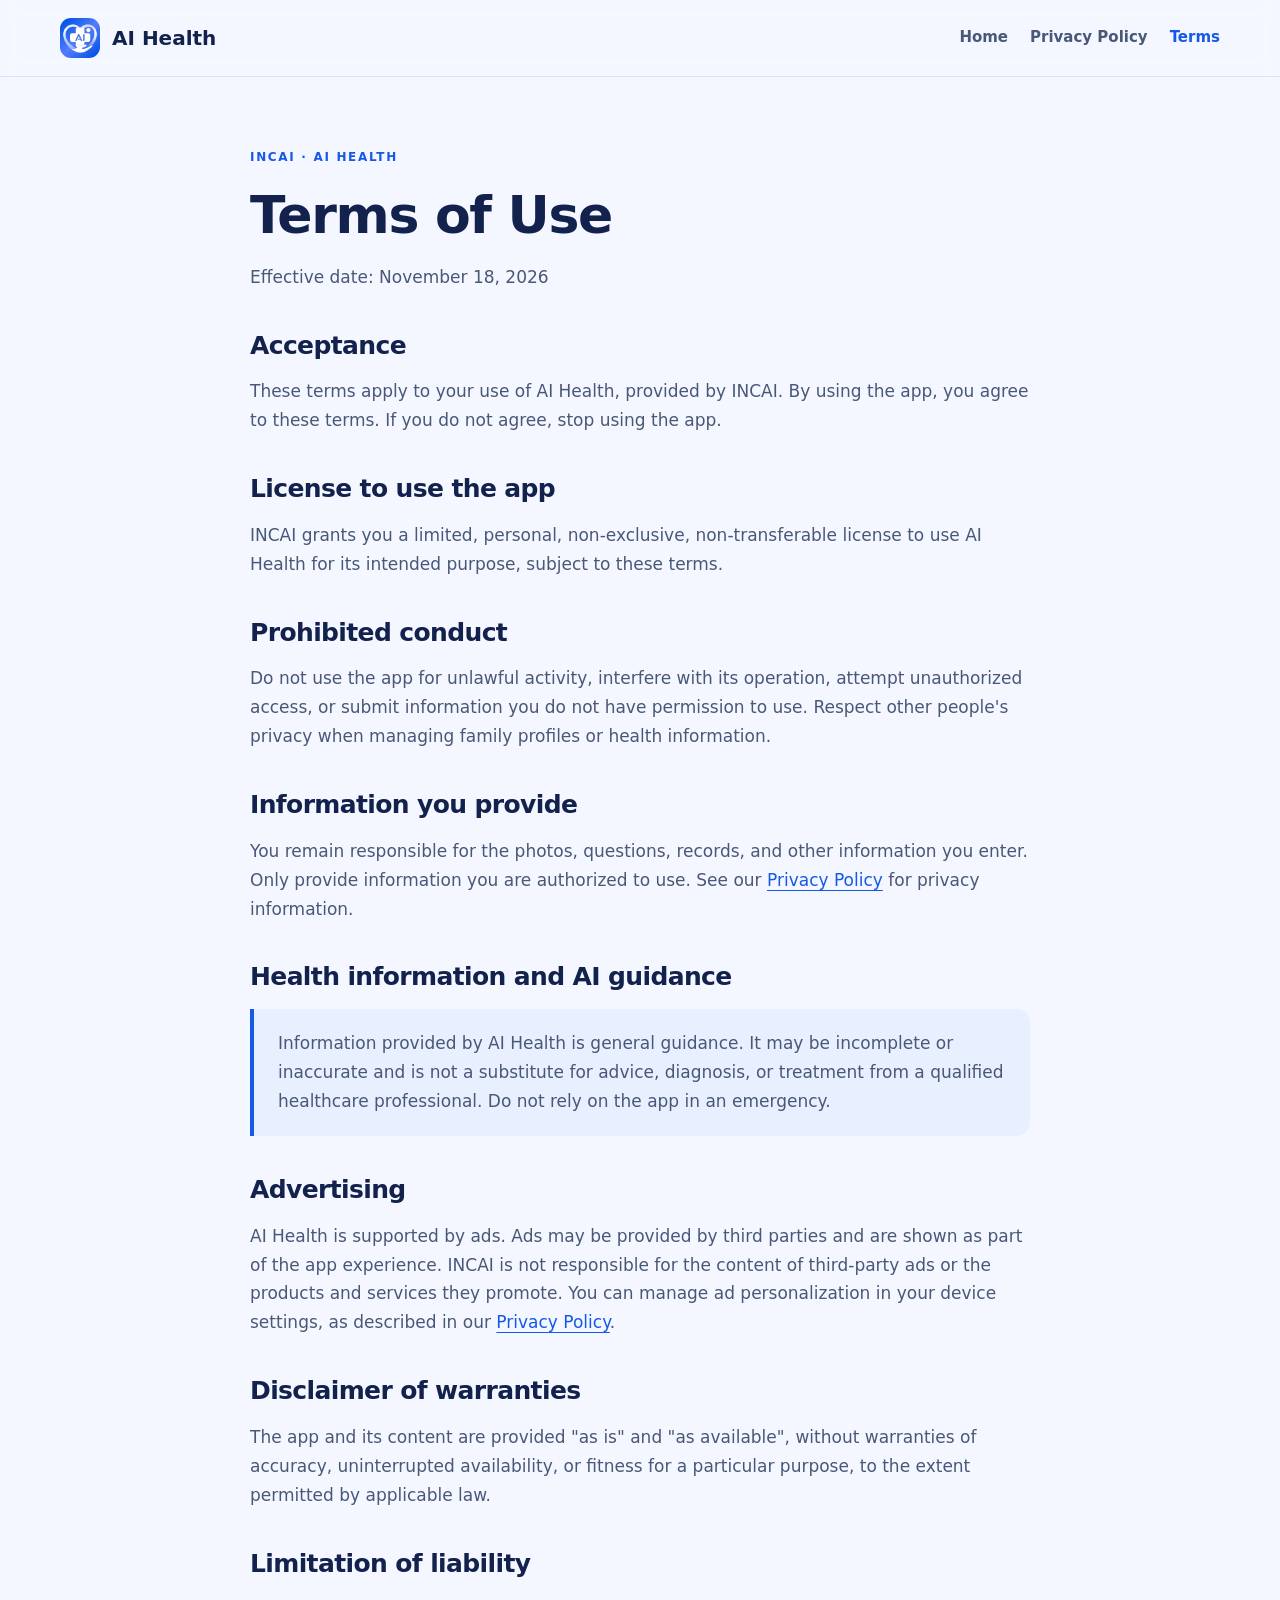
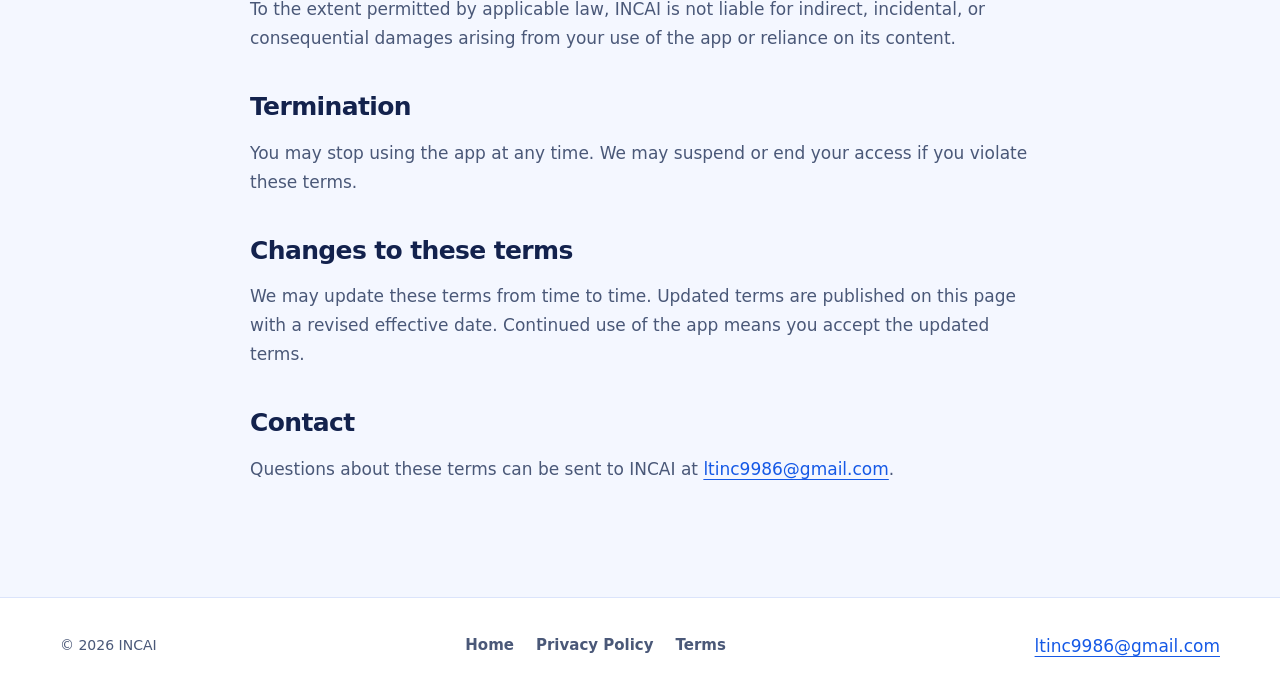
<file: terms.html>
<!doctype html>
<html lang="en">
<head>
  <meta charset="utf-8">
  <meta name="viewport" content="width=device-width, initial-scale=1">
  <title>Terms of Use — AI Health</title>
  <meta name="description" content="Terms of Use for AI Health by INCAI, including permitted use, health information, and contact details.">
  <meta property="og:title" content="Terms of Use — AI Health">
  <meta property="og:description" content="Please read these terms before using AI Health.">
  <meta property="og:url" content="https://myhealthcare-web.vercel.app/terms.html">
  <link rel="canonical" href="https://myhealthcare-web.vercel.app/terms.html">
  <meta property="og:image" content="https://myhealthcare-web.vercel.app/assets/img/2593c365-app-icon.png">
  <meta name="theme-color" content="#1559e6">
  <link rel="icon" href="assets/img/2593c365-app-icon.png" type="image/png">
  <link rel="apple-touch-icon" href="assets/img/2593c365-app-icon.png">
  <link rel="stylesheet" href="assets/style.css">
</head>
<body>
  <a class="skip" href="#main">Skip to content</a>
  <header><div class="wrap header-inner"><a class="brand" href="index.html"><img src="assets/img/2593c365-app-icon.png" alt="" width="40" height="40">AI Health</a><nav aria-label="Main navigation"><a href="index.html">Home</a><a href="policies.html">Privacy Policy</a><a href="terms.html" aria-current="page">Terms</a></nav></div></header>
  <main id="main" class="wrap legal">
    <span class="eyebrow">INCAI · AI Health</span><h1>Terms of Use</h1><p>Effective date: November 18, 2026</p>
    <h2>Acceptance</h2><p>These terms apply to your use of AI Health, provided by INCAI. By using the app, you agree to these terms. If you do not agree, stop using the app.</p>
    <h2>License to use the app</h2><p>INCAI grants you a limited, personal, non-exclusive, non-transferable license to use AI Health for its intended purpose, subject to these terms.</p>
    <h2>Prohibited conduct</h2><p>Do not use the app for unlawful activity, interfere with its operation, attempt unauthorized access, or submit information you do not have permission to use. Respect other people's privacy when managing family profiles or health information.</p>
    <h2>Information you provide</h2><p>You remain responsible for the photos, questions, records, and other information you enter. Only provide information you are authorized to use. See our <a href="policies.html">Privacy Policy</a> for privacy information.</p>
    <h2>Health information and AI guidance</h2><p class="notice">Information provided by AI Health is general guidance. It may be incomplete or inaccurate and is not a substitute for advice, diagnosis, or treatment from a qualified healthcare professional. Do not rely on the app in an emergency.</p>
    <h2>Advertising</h2><p>AI Health is supported by ads. Ads may be provided by third parties and are shown as part of the app experience. INCAI is not responsible for the content of third-party ads or the products and services they promote. You can manage ad personalization in your device settings, as described in our <a href="policies.html">Privacy Policy</a>.</p>
    <h2>Disclaimer of warranties</h2><p>The app and its content are provided "as is" and "as available", without warranties of accuracy, uninterrupted availability, or fitness for a particular purpose, to the extent permitted by applicable law.</p>
    <h2>Limitation of liability</h2><p>To the extent permitted by applicable law, INCAI is not liable for indirect, incidental, or consequential damages arising from your use of the app or reliance on its content.</p>
    <h2>Termination</h2><p>You may stop using the app at any time. We may suspend or end your access if you violate these terms.</p>
    <h2>Changes to these terms</h2><p>We may update these terms from time to time. Updated terms are published on this page with a revised effective date. Continued use of the app means you accept the updated terms.</p>
    <h2>Contact</h2><p>Questions about these terms can be sent to INCAI at <a href="mailto:ltinc9986@gmail.com">ltinc9986@gmail.com</a>.</p>
  </main>
  <footer><div class="wrap footer-inner"><p>© 2026 INCAI</p><nav aria-label="Footer navigation"><a href="index.html">Home</a><a href="policies.html">Privacy Policy</a><a href="terms.html">Terms</a></nav><a href="mailto:ltinc9986@gmail.com">ltinc9986@gmail.com</a></div></footer>
</body>
</html>
</file>
<file: assets/style.css>
/* Palette taken from the app icon (royal-blue gradient) and the app screens (pale blue background, navy text). */
:root{color-scheme:light;--brand:#1559e6;--brand-2:#5b84ff;--brand-dark:#0c3fb3;--bg:#f4f7ff;--surface:#fff;--text:#13224d;--muted:#4a5878;--line:#dbe4fb;--soft:#e8efff;--shadow:0 24px 60px rgba(21,89,230,.18)}
*{box-sizing:border-box}
html{scroll-behavior:smooth}
@media (prefers-reduced-motion:reduce){html{scroll-behavior:auto}*,*::before,*::after{transition:none!important;animation:none!important}}
body{margin:0;background:var(--bg);color:var(--text);font-family:system-ui,-apple-system,BlinkMacSystemFont,"Segoe UI",Roboto,sans-serif;font-size:17px;line-height:1.7}
img{max-width:100%;height:auto}
a{color:var(--brand);text-underline-offset:4px}
a:hover{color:var(--brand-dark)}
a:focus-visible,summary:focus-visible{outline:3px solid var(--brand-2);outline-offset:4px;border-radius:6px}
.wrap{width:min(1160px,calc(100% - 48px));margin:auto}
.skip{position:absolute;left:16px;top:-100px;background:#fff;padding:10px;z-index:10}
.skip:focus{top:12px}
h1,h2,h3{line-height:1.15;letter-spacing:-.025em;color:var(--text)}
h1{font-size:clamp(44px,6vw,56px);font-weight:800;margin:16px 0 10px}
h2{font-size:clamp(30px,4vw,38px);font-weight:800;margin:10px 0 12px}
h3{font-size:22px;font-weight:700}
p{color:var(--muted)}
.eyebrow{display:inline-block;text-transform:uppercase;letter-spacing:.14em;font-size:12px;font-weight:700;color:var(--brand)}

/* Header */
header{position:sticky;top:0;z-index:5;background:rgba(244,247,255,.88);backdrop-filter:blur(10px);border-bottom:1px solid var(--line)}
.header-inner{display:flex;align-items:center;justify-content:space-between;gap:24px;min-height:76px}
.brand{display:flex;align-items:center;gap:12px;text-decoration:none;color:var(--text);font-size:20px;font-weight:800}
.brand img{width:40px;height:40px;border-radius:11px}
nav{display:flex;flex-wrap:wrap;gap:22px}
nav a{font-size:15px;text-decoration:none;color:var(--muted);font-weight:600}
nav a:hover,nav a[aria-current=page]{color:var(--brand)}

/* Buttons & pills */
.button{display:inline-flex;align-items:center;gap:10px;padding:14px 26px;background:var(--brand);color:#fff;border-radius:999px;text-decoration:none;font-weight:700;box-shadow:0 10px 24px rgba(21,89,230,.28);transition:transform .2s,background .2s}
.button:hover{background:var(--brand-dark);color:#fff;transform:translateY(-2px)}
.button.ghost{background:#fff;color:var(--brand);box-shadow:none;border:1px solid var(--line)}
.button.ghost:hover{background:var(--soft);color:var(--brand-dark)}
.store-pill{display:inline-flex;align-items:center;gap:8px;padding:6px 14px;border-radius:999px;background:var(--soft);color:var(--brand-dark);font-weight:700;font-size:14px}
.store-pill svg{width:16px;height:16px}

/* Hero */
.hero-bg{background:radial-gradient(900px 500px at 85% 10%,rgba(91,132,255,.28),transparent 60%),radial-gradient(700px 420px at 0% 100%,rgba(21,89,230,.12),transparent 60%)}
.hero{display:grid;grid-template-columns:1.05fr 1fr;gap:56px;align-items:center;padding:80px 0 96px}
.hero-icon{width:84px;height:84px;border-radius:22px;box-shadow:var(--shadow)}
.tagline{margin:0 0 14px;font-size:24px;font-weight:700;color:var(--brand)}
.lead{font-size:18px;max-width:60ch}
.hero-actions{display:flex;flex-wrap:wrap;gap:14px;align-items:center;margin-top:26px}
.hero-visual{position:relative;display:grid;grid-template-columns:repeat(12,1fr);align-items:center;min-height:520px}
.shot{display:block;width:100%;height:auto;border-radius:28px;box-shadow:var(--shadow);background:#fff}
.hero-visual .shot-front{grid-column:1/9;grid-row:1;z-index:2;transform:rotate(-3deg)}
.hero-visual .shot-back{grid-column:6/13;grid-row:1;transform:rotate(5deg) translateY(30px);opacity:.96}

/* Highlights */
.highlights{list-style:none;margin:0;padding:0;display:grid;grid-template-columns:repeat(4,1fr);gap:20px;transform:translateY(-40px)}
.highlights li{background:var(--surface);border:1px solid var(--line);border-radius:20px;padding:22px;box-shadow:0 10px 30px rgba(19,34,77,.06)}
.highlights img{width:44px;height:44px;display:block;margin-bottom:10px}
.highlights strong{display:block;font-size:17px;color:var(--text)}
.highlights span{font-size:15px;color:var(--muted)}

/* Sections */
.section{padding:96px 0}
.section.alt{background:var(--surface)}
.section-intro{max-width:680px;margin-bottom:48px}
.section-intro.center{margin-left:auto;margin-right:auto;text-align:center}

/* Feature rows */
.feature-row{display:grid;grid-template-columns:repeat(12,1fr);gap:24px;align-items:center;margin:0 0 96px}
.feature-row:last-child{margin-bottom:0}
.feature-row .media{grid-column:1/6;position:relative}
.feature-row .copy{grid-column:7/13}
.feature-row.reverse .media{grid-column:8/13;order:2}
.feature-row.reverse .copy{grid-column:1/7}
.feature-row .media::before{content:"";position:absolute;inset:8% -6% -4% 6%;border-radius:36px;background:linear-gradient(135deg,var(--brand-2),var(--brand));opacity:.18;z-index:0}
.feature-row .shot{position:relative;z-index:1;max-width:400px;margin:auto;transition:transform .3s}
.feature-row .shot:hover{transform:translateY(-6px)}
.feature-row h3{font-size:clamp(26px,3vw,32px);margin:10px 0 12px}
.ticks{list-style:none;padding:0;margin:18px 0 0}
.ticks li{position:relative;padding-left:32px;margin:10px 0;color:var(--text)}
.ticks li::before{content:"";position:absolute;left:0;top:5px;width:20px;height:20px;border-radius:50%;background:var(--soft) url("data:image/svg+xml,%3Csvg xmlns='http://www.w3.org/2000/svg' viewBox='0 0 20 20'%3E%3Cpath d='M5.5 10.5l3 3 6-7' fill='none' stroke='%231559e6' stroke-width='2.2' stroke-linecap='round' stroke-linejoin='round'/%3E%3C/svg%3E") center/16px no-repeat}

/* Banner */
.banner{border-radius:32px;overflow:hidden;box-shadow:var(--shadow);background:#fff}
.banner img{display:block;width:100%;height:auto}

/* Gallery */
.gallery{list-style:none;margin:0;padding:8px 4px 28px;display:grid;grid-auto-flow:column;grid-auto-columns:minmax(220px,260px);gap:24px;overflow-x:auto;scroll-snap-type:x mandatory;scrollbar-color:var(--brand-2) transparent}
.gallery li{scroll-snap-align:start}
.gallery .shot{border-radius:22px;box-shadow:0 14px 34px rgba(21,89,230,.16)}
.gallery p{margin:12px 0 0;text-align:center;font-size:15px;font-weight:700;color:var(--text)}

/* Capability list */
.capabilities{list-style:none;padding:0;margin:0;display:grid;grid-template-columns:repeat(2,1fr);gap:14px 32px;max-width:900px}

/* Steps */
.steps{list-style:none;padding:0;margin:0;display:grid;grid-template-columns:repeat(3,1fr);gap:24px;counter-reset:step}
.steps li{position:relative;background:var(--bg);border:1px solid var(--line);border-radius:24px;padding:32px 28px;counter-increment:step}
.steps li::before{content:counter(step);position:absolute;top:24px;right:26px;font-size:44px;font-weight:800;color:var(--brand);opacity:.15;line-height:1}
.steps img{display:block;width:52px;height:52px}
.steps h3{margin:16px 0 8px}
.steps p{margin:0}

/* Audience */
.audience{display:grid;grid-template-columns:1fr 1fr;gap:28px}
.audience article{background:var(--surface);border:1px solid var(--line);border-radius:28px;overflow:hidden}
.audience img{display:block;width:100%;aspect-ratio:16/9;object-fit:cover}
.audience div{padding:26px 30px 30px}
.audience h3{margin:0 0 8px}
.audience p{margin:0}

/* FAQ */
.faq{max-width:820px;margin:auto}
.faq details{background:var(--bg);border:1px solid var(--line);border-radius:18px;padding:0 24px;margin-bottom:14px}
.faq summary{cursor:pointer;list-style:none;padding:20px 32px 20px 0;font-weight:700;color:var(--text);position:relative}
.faq summary::-webkit-details-marker{display:none}
.faq summary::after{content:"+";position:absolute;right:0;top:14px;font-size:26px;color:var(--brand);font-weight:500}
.faq details[open] summary::after{content:"–"}
.faq details p{margin:0 0 20px}

/* CTA */
.cta{display:grid;grid-template-columns:auto 1fr auto;gap:32px;align-items:center;padding:48px 56px;border-radius:32px;color:#fff;background:linear-gradient(135deg,var(--brand-2) 0%,var(--brand) 55%,var(--brand-dark) 100%);box-shadow:var(--shadow)}
.cta img{width:96px;height:96px;border-radius:24px;box-shadow:0 12px 30px rgba(0,0,0,.18)}
.cta h2{color:#fff;margin:6px 0 8px}
.cta p{color:#e6edff;margin:0}
.cta .eyebrow{color:#dfe8ff}
.cta .store-pill{background:#fff;color:var(--brand-dark)}
.cta .button{background:#fff;color:var(--brand-dark);box-shadow:none}
.cta .button:hover{background:var(--soft)}

/* Contact */
.contact{text-align:center}
.contact a.mail{font-size:22px;font-weight:700;overflow-wrap:anywhere}

/* Footer */
footer{border-top:1px solid var(--line);padding:34px 0;background:var(--surface)}
.footer-inner{display:flex;justify-content:space-between;align-items:center;gap:24px;flex-wrap:wrap}
footer p{margin:0;font-size:14px}

/* Legal pages & 404 */
.legal{max-width:780px;padding:64px 0 96px}
.legal h1{font-size:clamp(38px,6vw,52px)}
.legal h2{font-size:25px;margin-top:40px}
.legal h3{font-size:19px;margin-top:24px}
.legal ul{padding-left:22px}
.legal li{color:var(--muted);margin-bottom:8px}
.legal a{overflow-wrap:anywhere}
.notice{padding:20px 24px;border-left:4px solid var(--brand);background:var(--soft);border-radius:0 14px 14px 0}
.not-found{min-height:60vh;padding:80px 0}

@media (max-width:960px){
  .hero{grid-template-columns:1fr;padding:56px 0 80px}
  .hero-visual{max-width:520px;min-height:0}
  .highlights{grid-template-columns:repeat(2,1fr)}
  .feature-row .media,.feature-row.reverse .media,.feature-row .copy,.feature-row.reverse .copy{grid-column:1/13;order:0}
  .feature-row{margin-bottom:72px}
  .feature-row .shot{max-width:340px}
  .steps,.audience{grid-template-columns:1fr}
  .cta{grid-template-columns:1fr;text-align:center;justify-items:center;padding:40px 28px}
}
@media (max-width:600px){
  .wrap{width:calc(100% - 36px)}
  .header-inner{flex-direction:column;align-items:flex-start;gap:10px;padding:14px 0}
  header{position:static}
  nav{gap:18px}
  .section{padding:72px 0}
  .highlights{grid-template-columns:1fr;transform:none;margin-top:8px}
  .capabilities{grid-template-columns:1fr}
  .footer-inner{flex-direction:column;align-items:flex-start}
}
</file>
